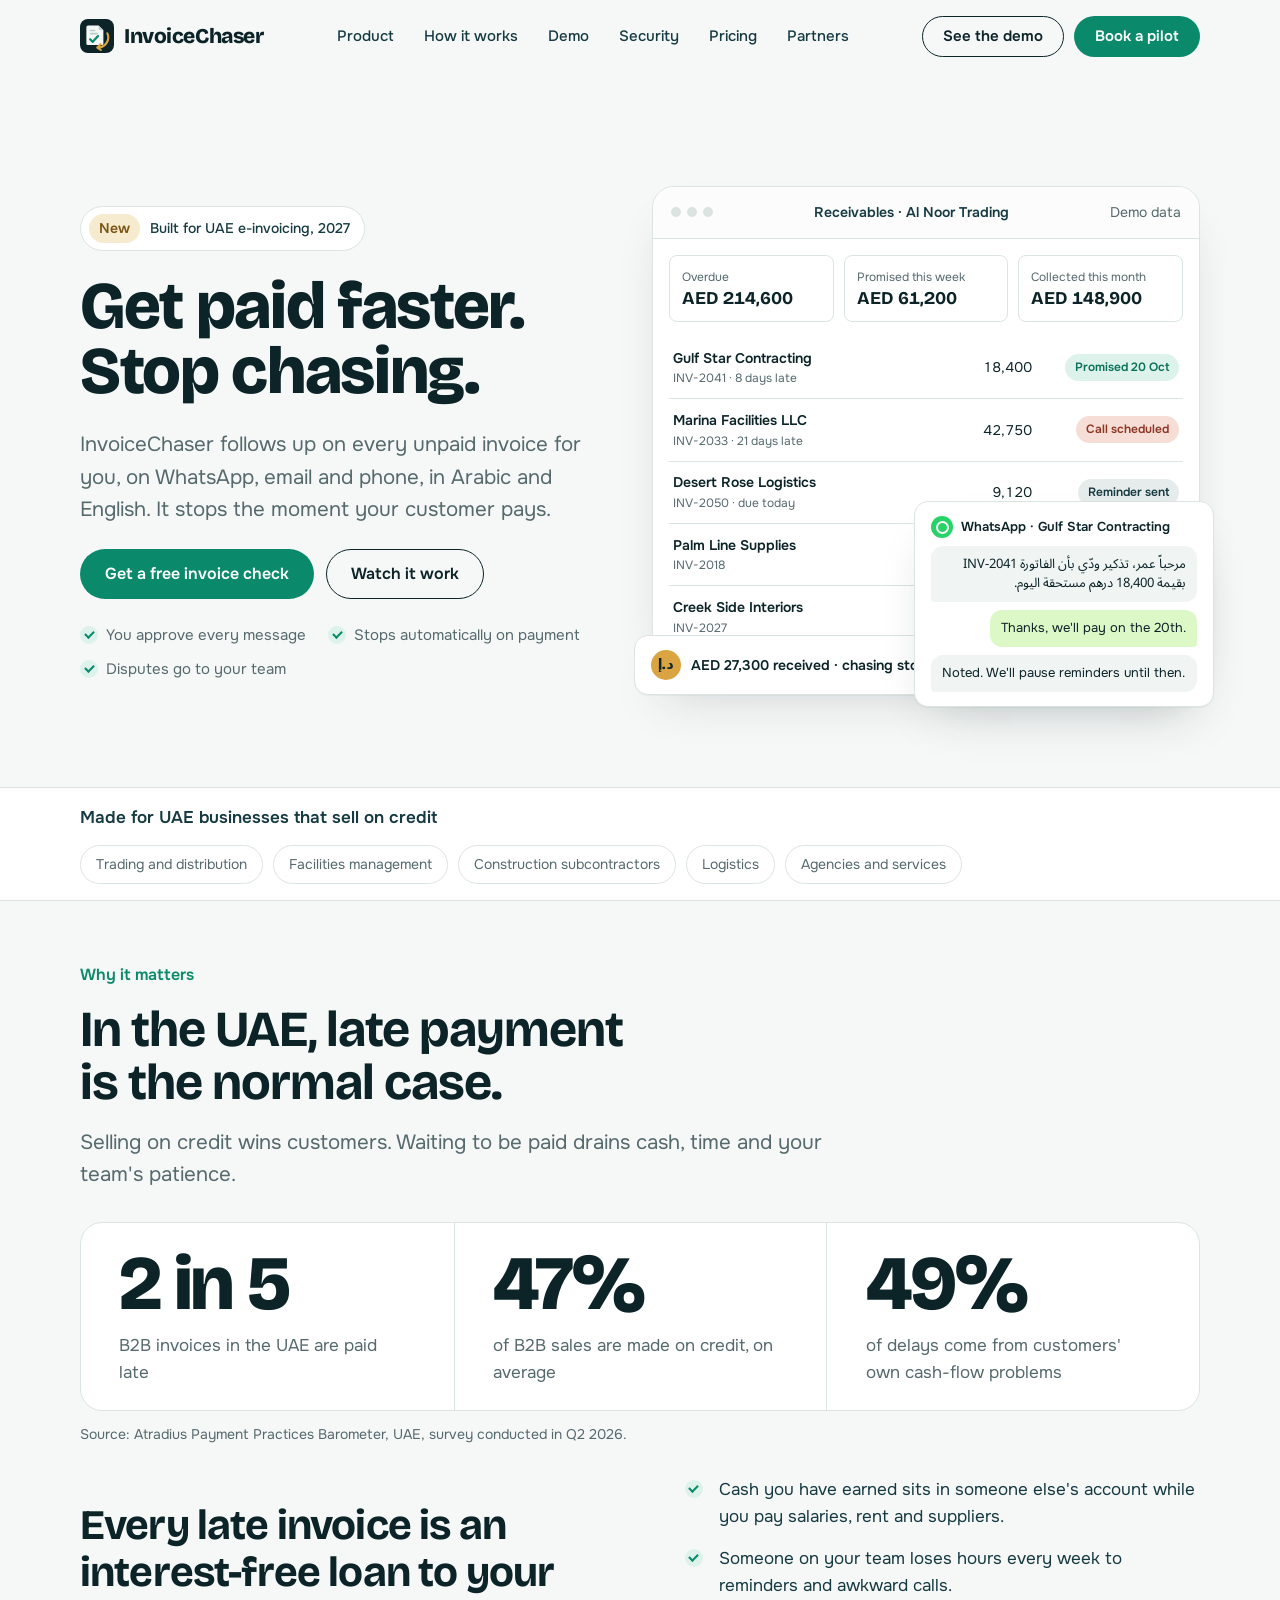
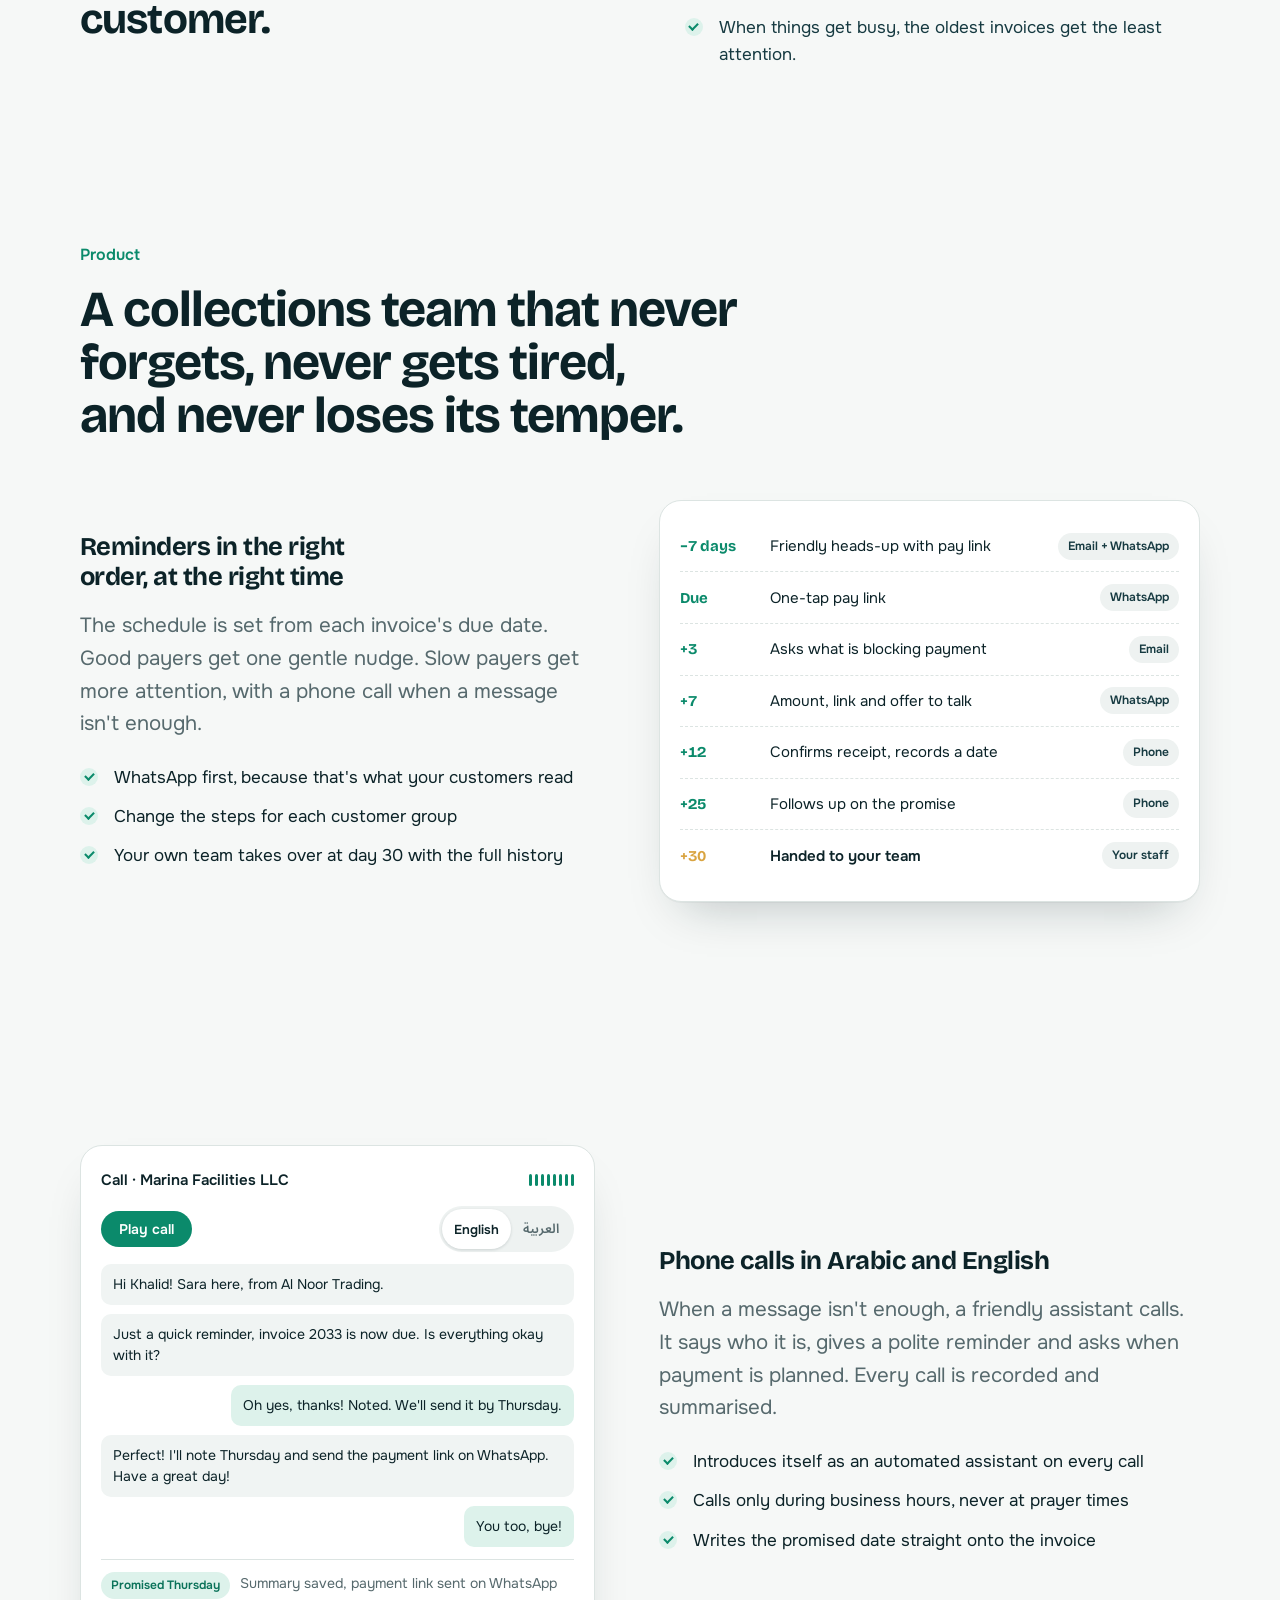
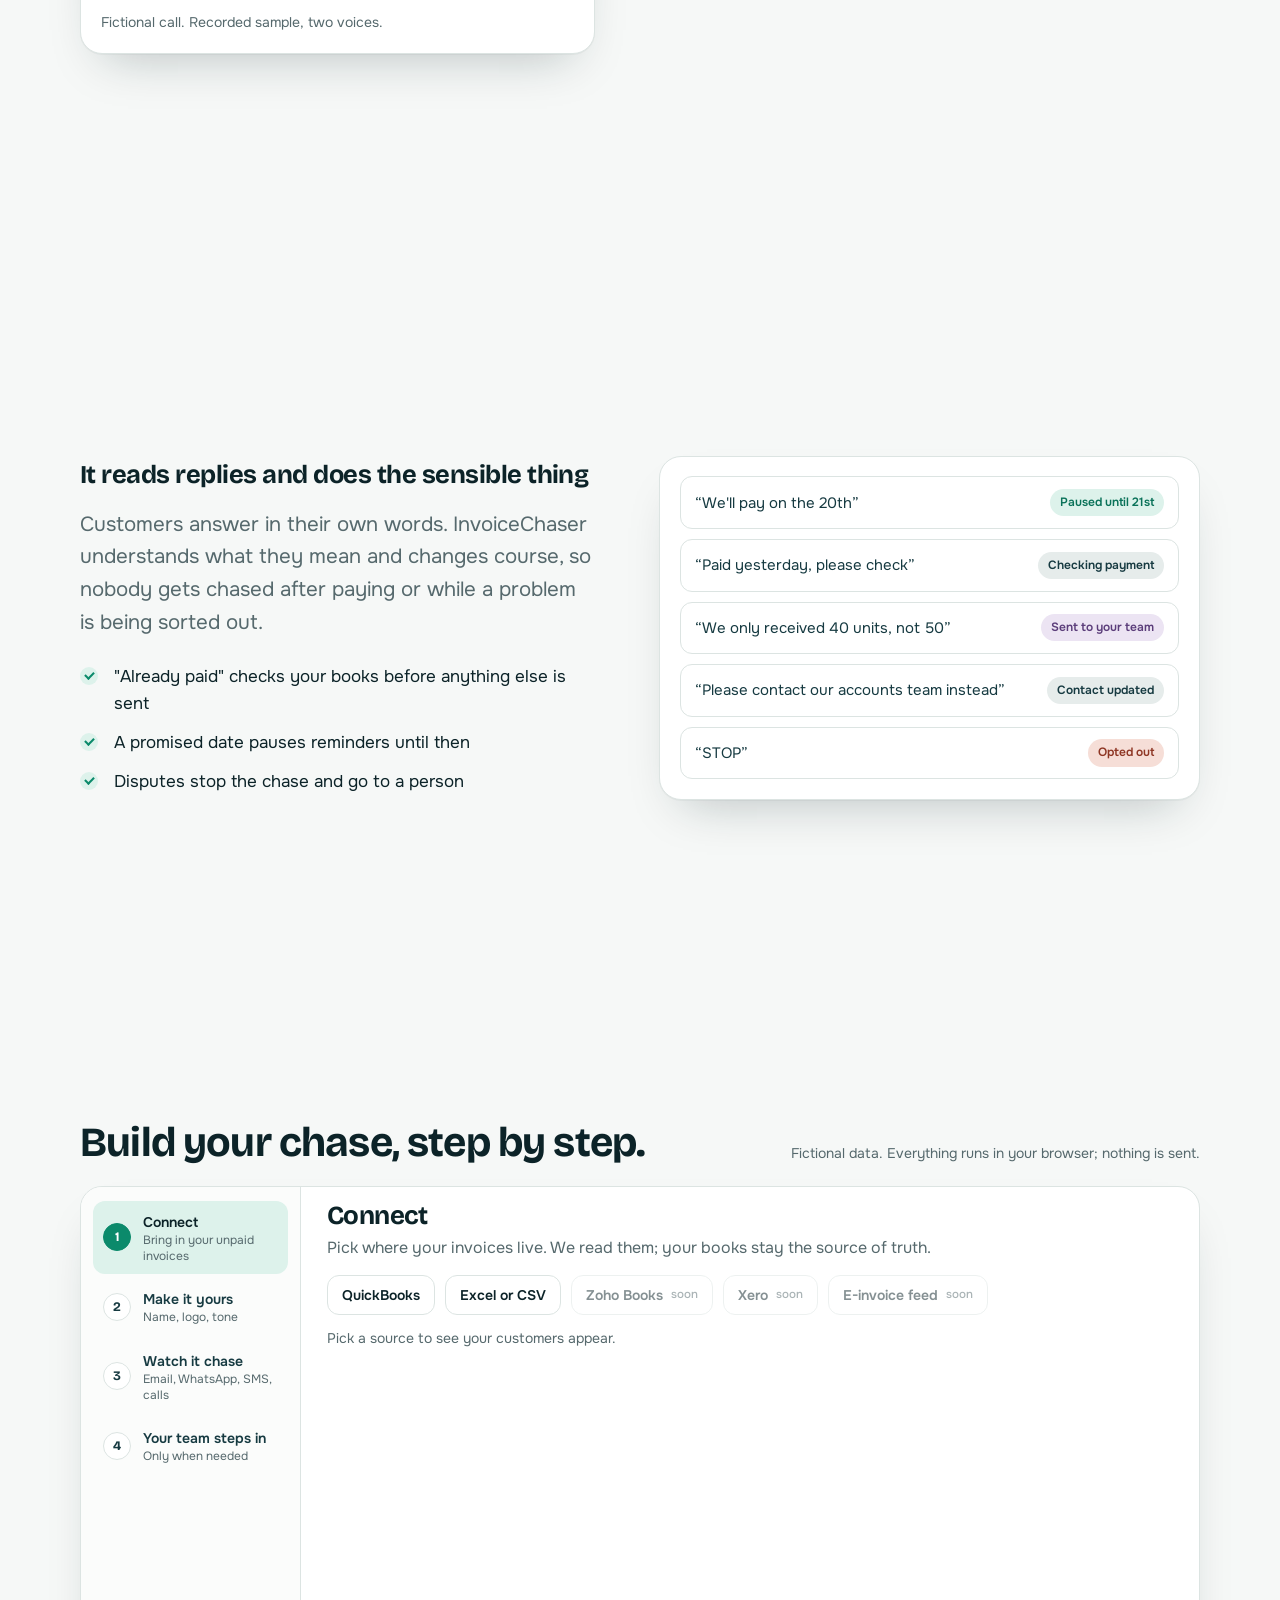
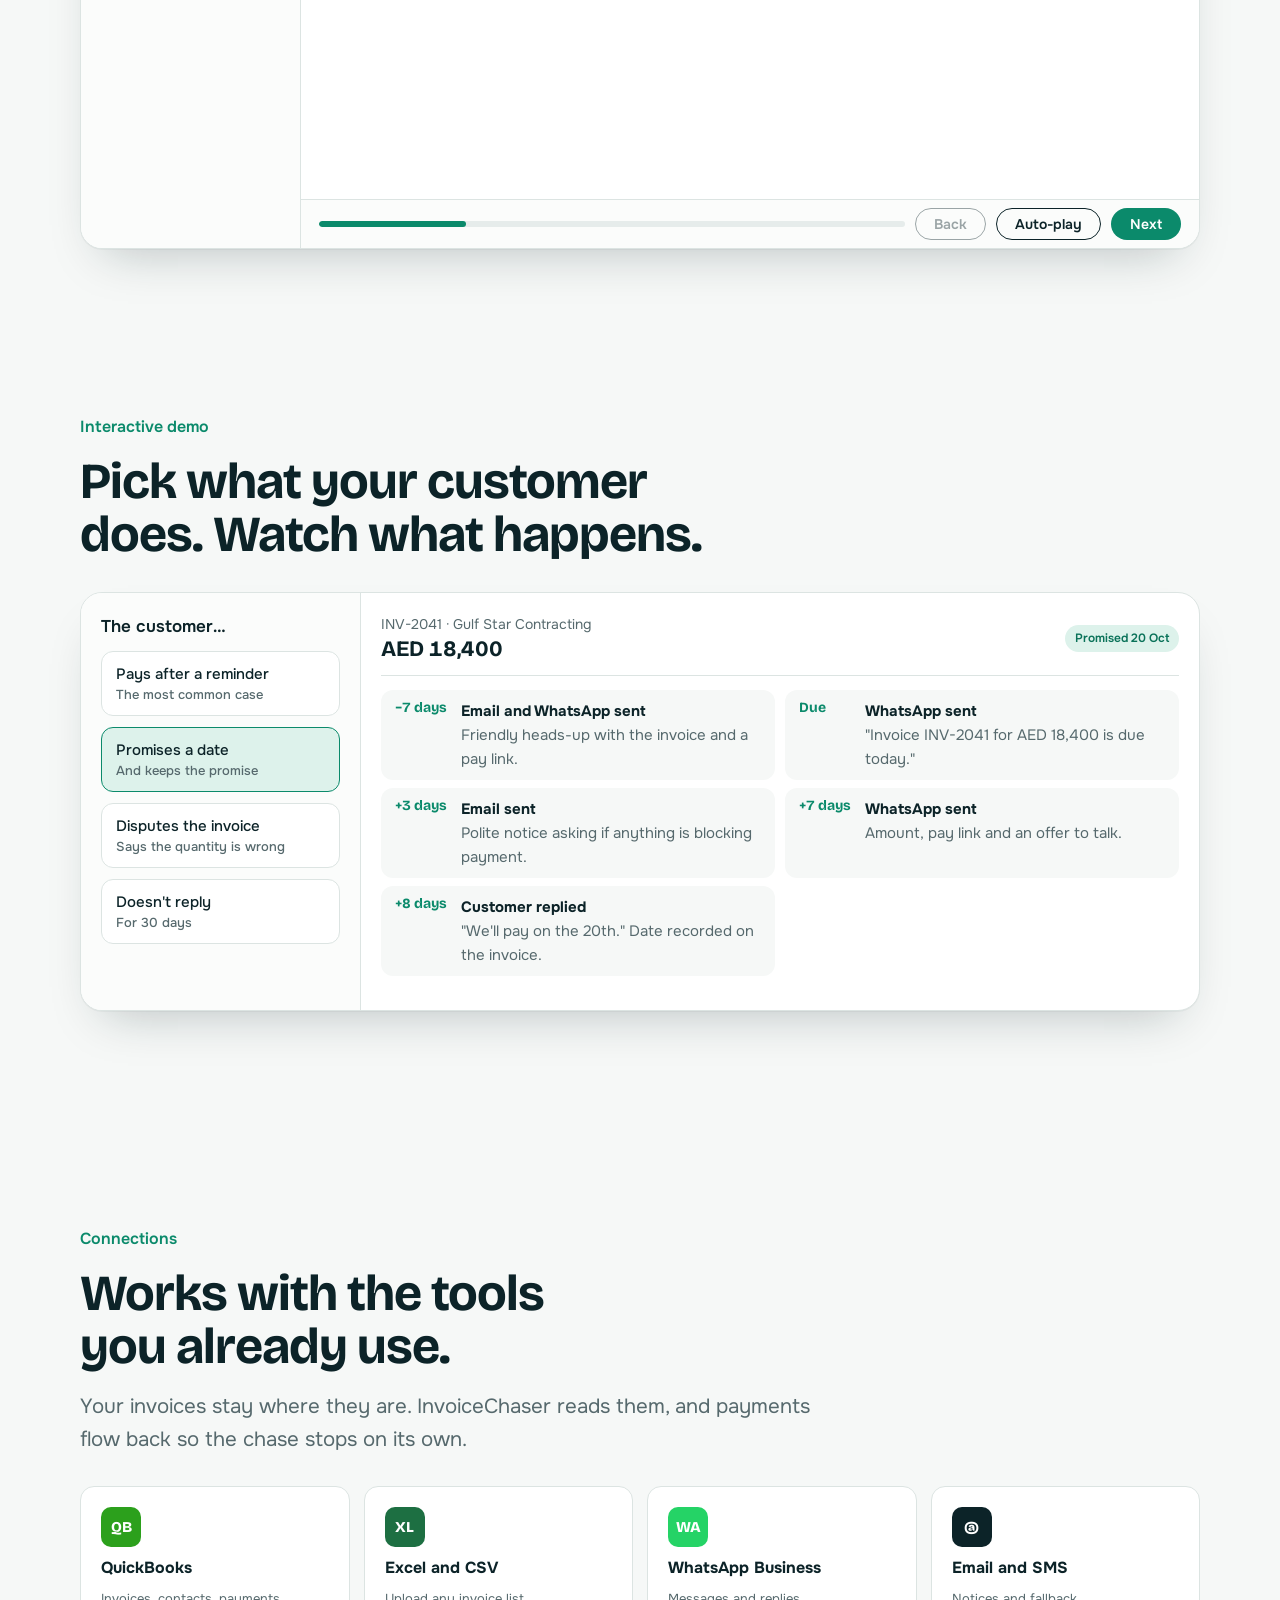
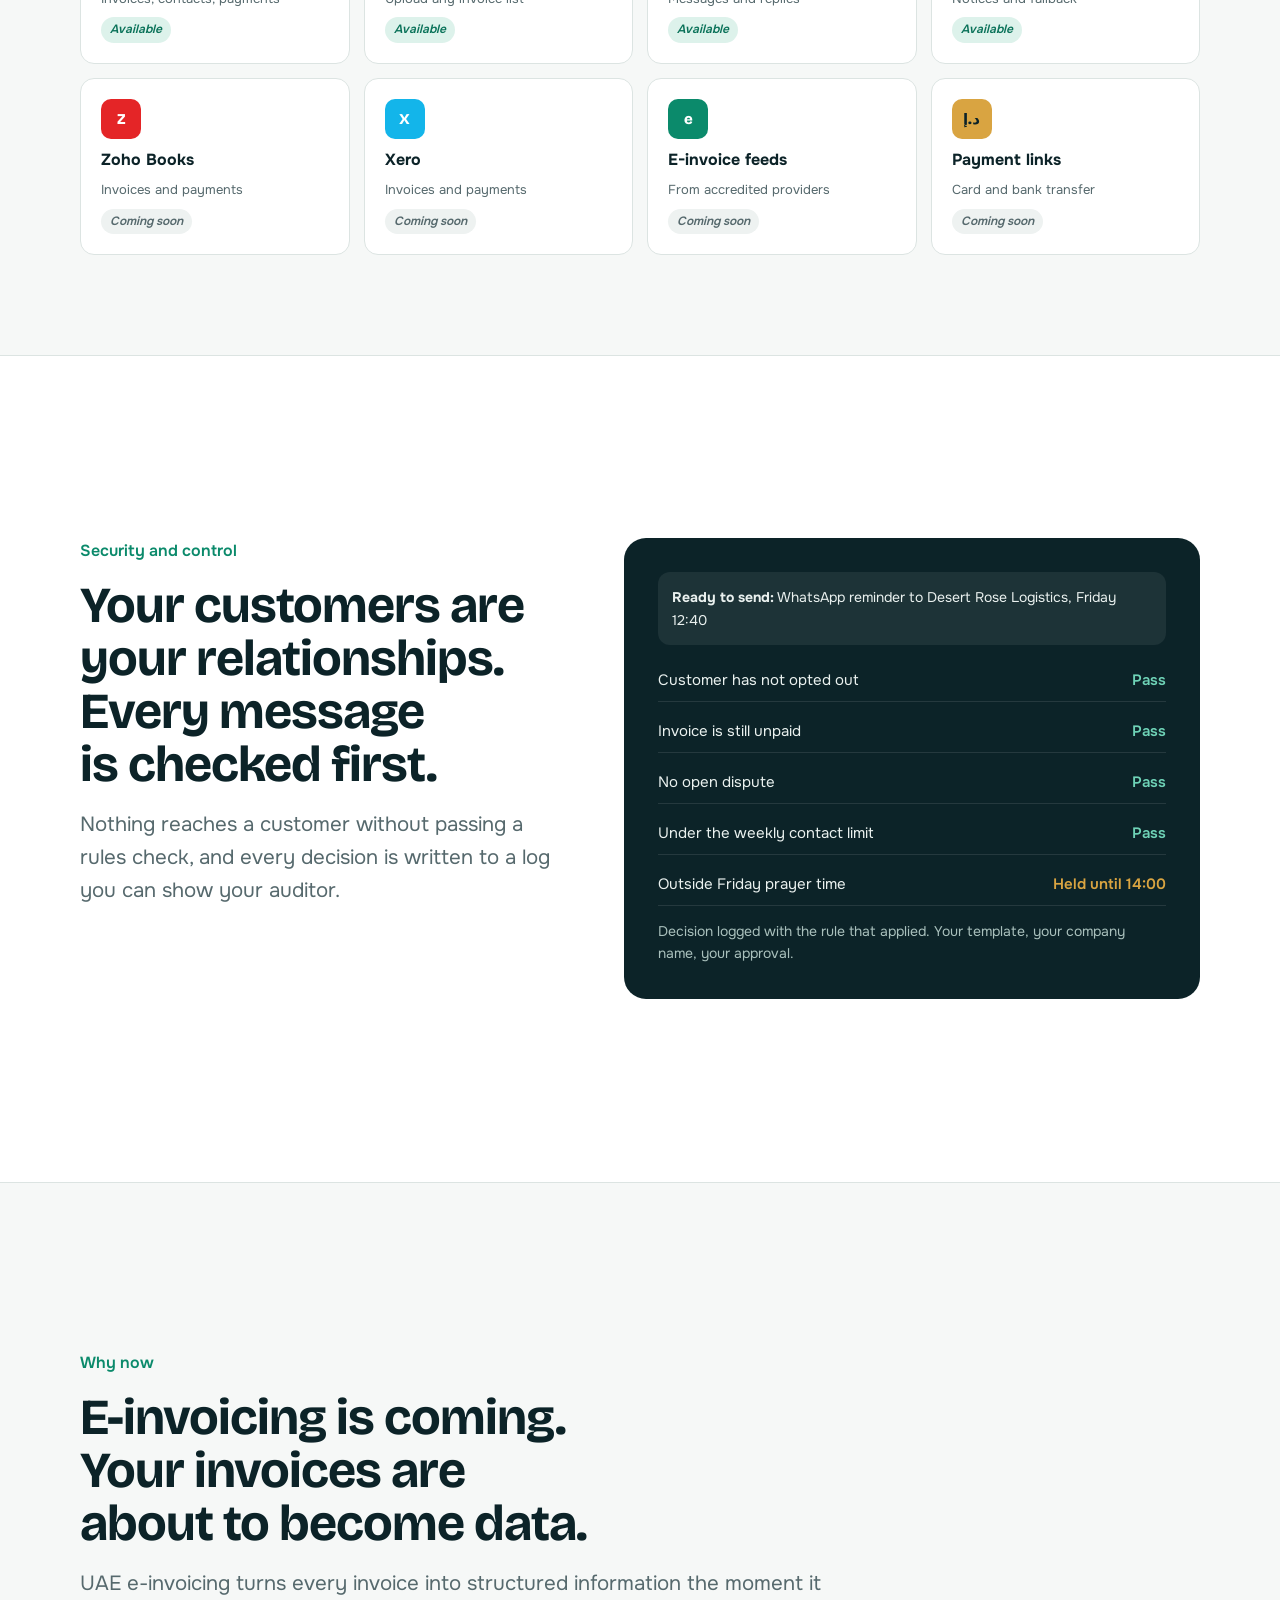
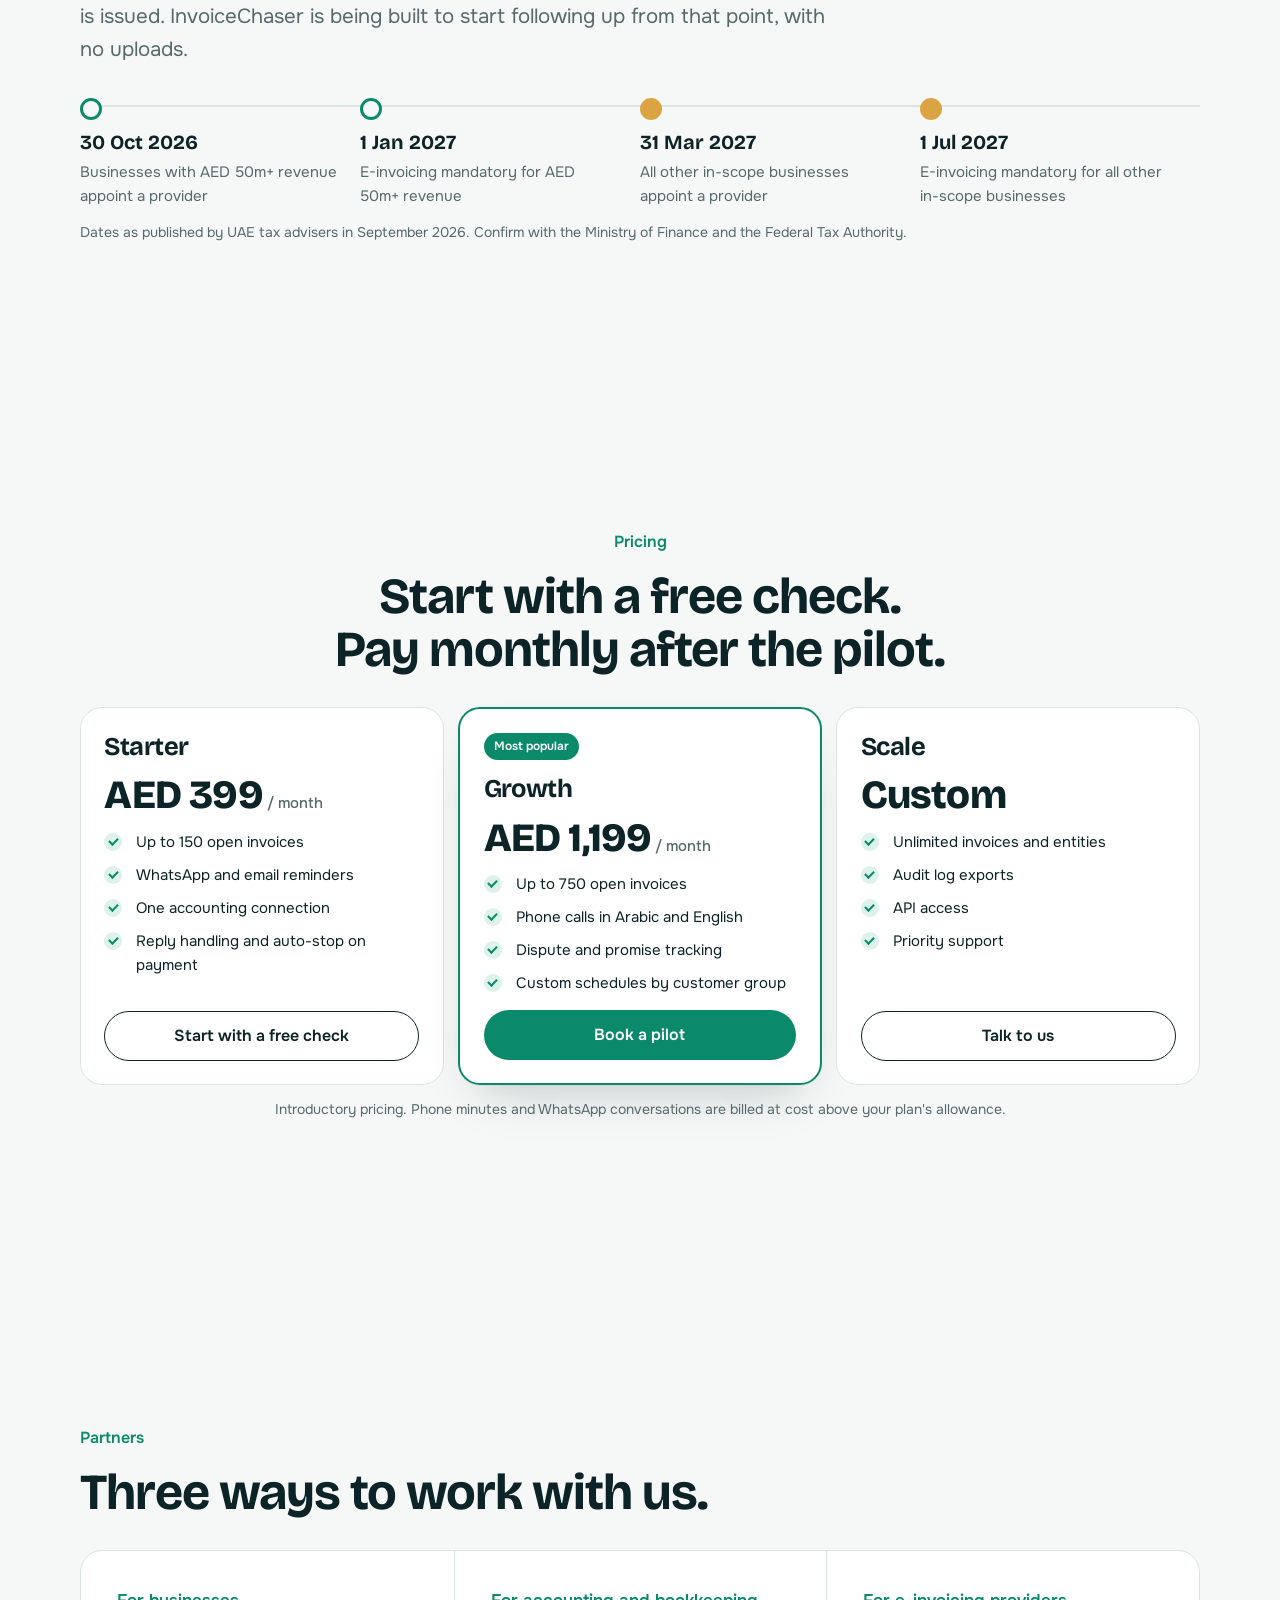
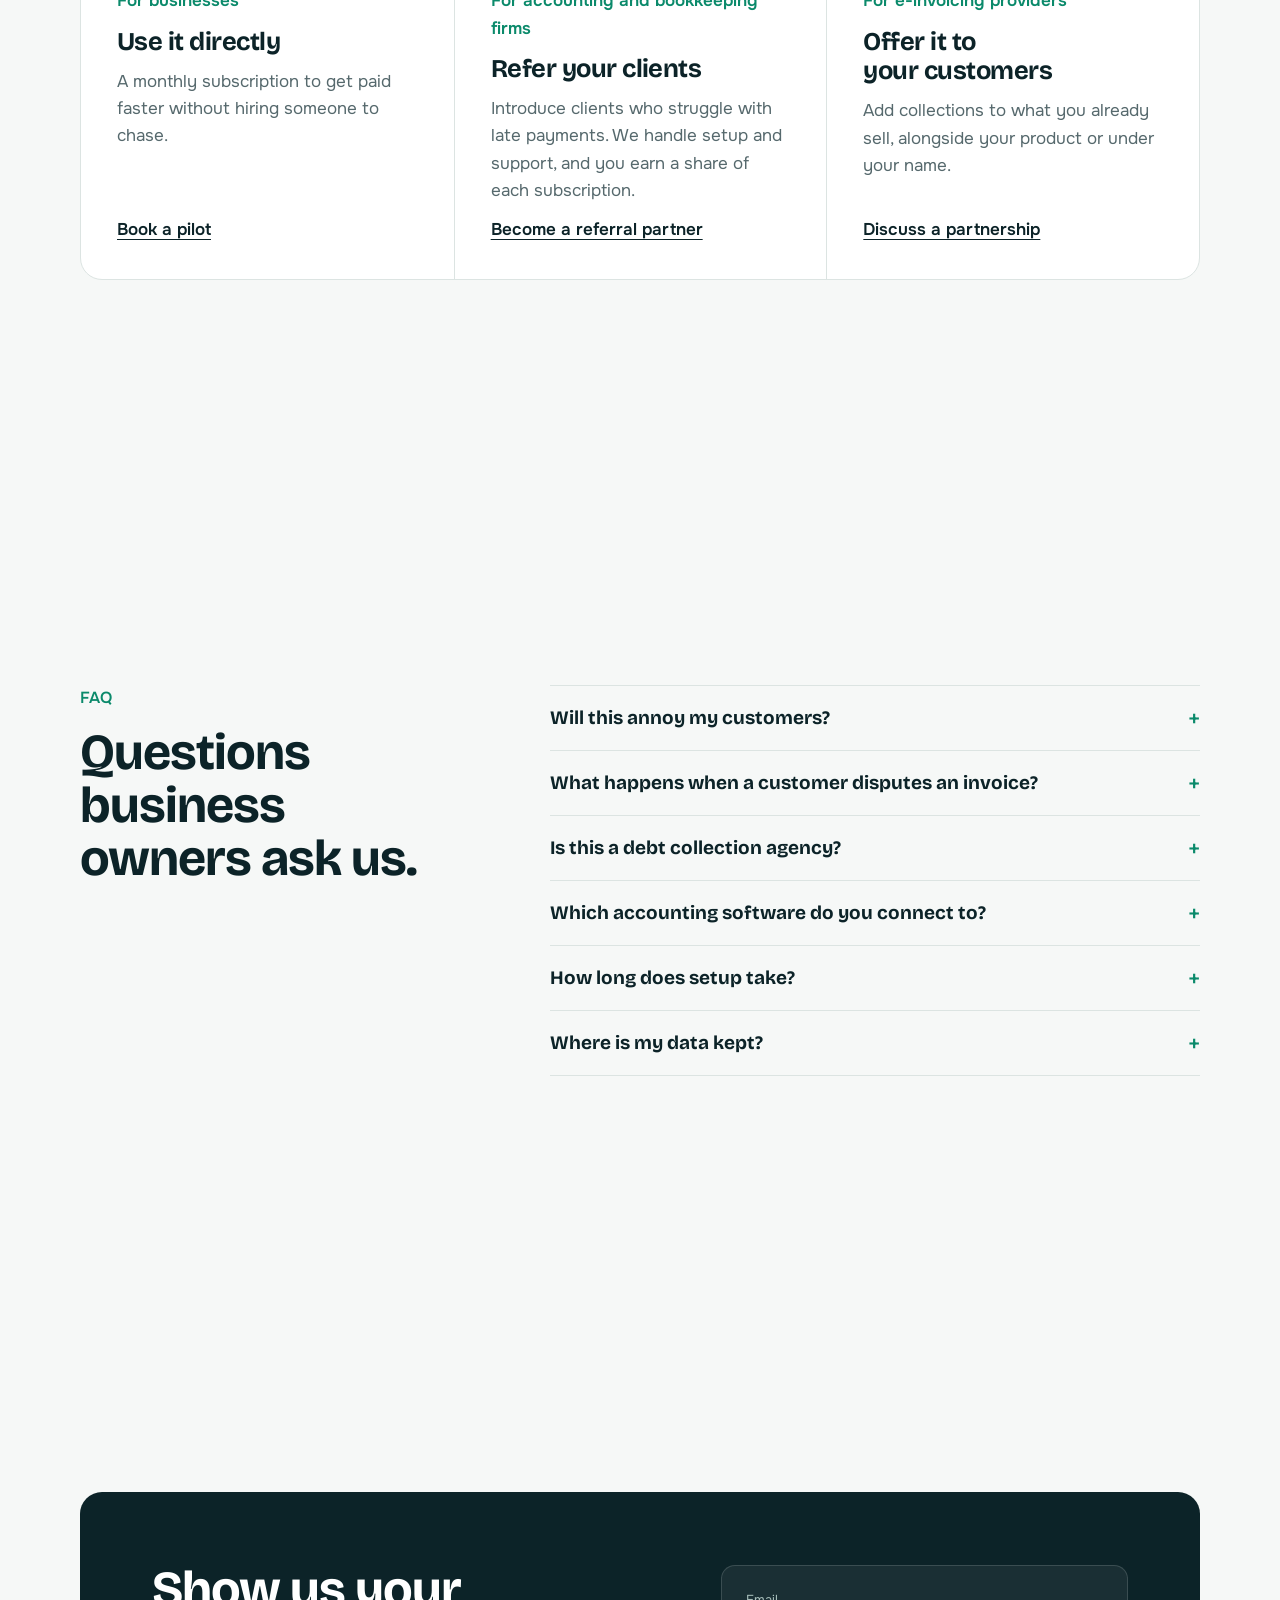
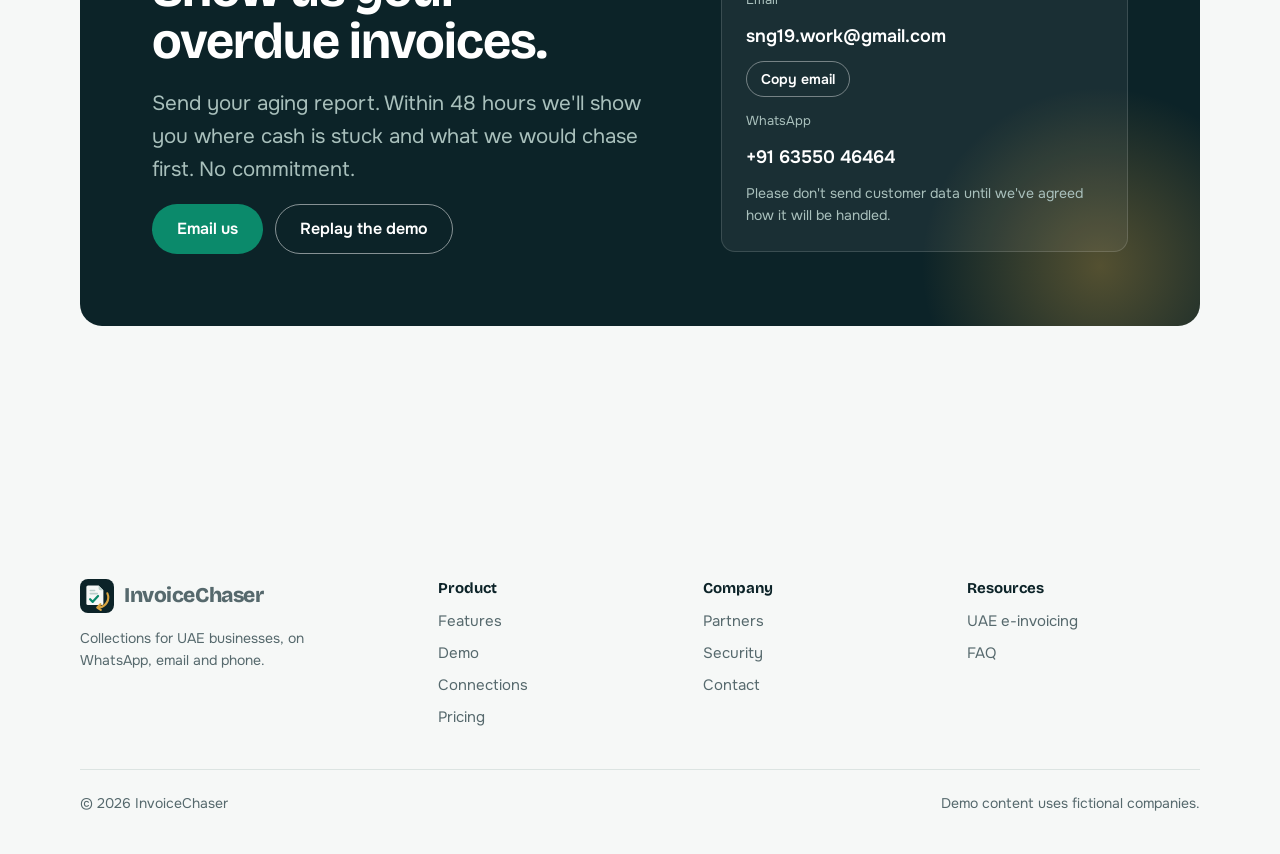
<file: index.html>
<!doctype html>
<html lang="en">
<head>
<meta charset="utf-8">
<meta name="viewport" content="width=device-width, initial-scale=1">
<title>InvoiceChaser | Get paid faster in the UAE</title>
<meta name="description" content="InvoiceChaser follows up on unpaid invoices for UAE businesses on WhatsApp, email and phone, in Arabic and English, and stops the moment your customer pays.">
<link rel="icon" type="image/svg+xml" href="[data-uri]">
<link rel="preconnect" href="https://fonts.googleapis.com">
<link rel="preconnect" href="https://fonts.gstatic.com" crossorigin>
<link href="https://fonts.googleapis.com/css2?family=Bricolage+Grotesque:opsz,wght@12..96,500;12..96,700;12..96,800&family=Onest:wght@400;500;600&family=Noto+Sans+Arabic:wght@400;600&display=swap" rel="stylesheet">
<style>
/*
  Direction: the product is the hero. Real-looking UI (receivables board, WhatsApp thread,
  call transcript) carries the page; copy stays short and plain around it.
  Palette: deep gulf ink, cool off-white, emerald for action, date-gold for "paid".
*/
:root{
  --ink:#0C2328; --ink-2:#163A41; --paper:#F6F8F7; --white:#FFFFFF;
  --line:#DCE4E2; --muted:#56696D; --emerald:#0B8A6B; --emerald-2:#0A7259;
  --mint:#DDF2EB; --gold:#D9A441; --gold-soft:#F7EBCF; --rose:#C8553D; --rose-soft:#F6DED7;
  --display:"Bricolage Grotesque", "Segoe UI", system-ui, sans-serif;
  --body:"Onest", "Segoe UI", system-ui, sans-serif;
  --arabic:"Noto Sans Arabic", "Segoe UI", Tahoma, sans-serif;
  --r-sm:8px; --r-md:14px; --r-lg:22px;
  --shadow:0 1px 0 rgba(12,35,40,.04), 0 24px 48px -24px rgba(12,35,40,.28);
}
*{box-sizing:border-box}
html{scroll-behavior:smooth}
html,body{overflow-x:clip}
body{margin:0;background:var(--paper);color:var(--ink);font-family:var(--body);font-size:17px;line-height:1.6;-webkit-font-smoothing:antialiased}
h1,h2,h3,h4,p,ul,ol,figure,blockquote{margin:0}
ul,ol{padding:0;list-style:none}
a{color:inherit}
img,svg{max-width:100%}
.wrap{max-width:1200px;margin-inline:auto;padding-inline:clamp(18px,4vw,40px)}
.section{padding-block:clamp(72px,10vw,128px)}
h1,h2,h3{font-family:var(--display);letter-spacing:-.02em;text-wrap:balance}
h1{font-size:clamp(42px,5.2vw,68px);line-height:.98;font-weight:800}
h2{font-size:clamp(32px,4.2vw,52px);line-height:1.05;font-weight:700}
h3{font-size:clamp(21px,2vw,26px);line-height:1.15;font-weight:700}
.lead{font-size:clamp(18px,1.6vw,21px);color:var(--muted);max-width:56ch}
.small{font-size:14px;color:var(--muted)}
.section-head{display:flex;flex-direction:column;gap:18px;max-width:760px;margin-bottom:clamp(40px,5vw,64px)}
.section-head.center{margin-inline:auto;text-align:center;align-items:center}
.kicker{font-weight:600;color:var(--emerald);font-size:16px}
:focus-visible{outline:3px solid var(--gold);outline-offset:3px;border-radius:6px}

/* buttons */
.btn{display:inline-flex;align-items:center;justify-content:center;gap:8px;font:600 16px/1 var(--body);padding:16px 24px;border-radius:999px;text-decoration:none;border:1.5px solid transparent;cursor:pointer;transition:background .15s,border-color .15s}
.btn-primary{background:var(--emerald);color:#fff}
.btn-primary:hover{background:var(--emerald-2)}
.btn-line{border-color:var(--ink);color:var(--ink);background:transparent}
.btn-line:hover{background:var(--ink);color:#fff}
.on-dark .btn-line{border-color:rgba(255,255,255,.5);color:#fff}
.on-dark .btn-line:hover{background:#fff;color:var(--ink)}

/* nav */
.nav{position:sticky;top:0;z-index:50;background:rgba(246,248,247,.86);backdrop-filter:saturate(1.4) blur(12px);border-bottom:1px solid transparent;transition:border-color .2s}
.nav.scrolled{border-bottom-color:var(--line)}
.nav-in{display:flex;align-items:center;justify-content:space-between;height:72px;gap:20px}
.logo{display:flex;align-items:center;gap:10px;text-decoration:none;font:800 21px/1 var(--display);letter-spacing:-.02em}
.logo-svg{flex:none;display:block}
.logo-mark{width:32px;height:32px;border-radius:9px;background:var(--ink);position:relative;overflow:hidden}
.logo-mark::before{content:"";position:absolute;inset:7px 7px 13px 7px;border-radius:3px;background:var(--emerald)}
.logo-mark::after{content:"";position:absolute;left:7px;right:13px;bottom:7px;height:3px;border-radius:2px;background:var(--gold)}
.menu{display:flex;align-items:center;gap:30px}
.menu a{text-decoration:none;font-weight:500;font-size:15px;color:var(--ink-2)}
.menu a:hover{color:var(--emerald)}
.nav-cta{display:flex;gap:10px;align-items:center}
.nav-cta .btn{padding:12px 20px;font-size:15px}
.burger{display:none;background:none;border:1.5px solid var(--line);border-radius:10px;padding:9px 13px;font:600 14px var(--body);color:var(--ink);cursor:pointer}
@media (max-width:980px){
  .menu{display:none;position:absolute;top:72px;left:0;right:0;flex-direction:column;align-items:flex-start;gap:18px;padding:24px clamp(18px,4vw,40px) 28px;background:var(--paper);border-bottom:1px solid var(--line)}
  .menu.open{display:flex}
  .burger{display:block}
  .nav-cta .btn-line{display:none}
}

/* hero */
.hero{padding-block:clamp(48px,7vw,88px) clamp(64px,8vw,104px);overflow:hidden}
.hero-grid{display:grid;grid-template-columns:minmax(0,1fr) minmax(0,1.08fr);gap:clamp(36px,5vw,72px);align-items:center}
.hero-copy{display:flex;flex-direction:column;gap:26px}
.badge{align-self:flex-start;display:inline-flex;align-items:center;gap:10px;background:var(--white);border:1px solid var(--line);border-radius:999px;padding:7px 14px 7px 8px;font-size:14px;font-weight:500;color:var(--ink-2)}
.badge b{background:var(--gold-soft);color:#7A5512;border-radius:999px;padding:3px 10px;font-weight:600}
.hero-actions{display:flex;flex-wrap:wrap;gap:12px}
.hero-points{display:flex;flex-wrap:wrap;gap:10px 22px;font-size:15px;color:var(--muted)}
.hero-points li{display:flex;align-items:center;gap:8px}
.tick{width:18px;height:18px;border-radius:50%;background:var(--mint);display:inline-grid;place-items:center;flex:none}
.tick::after{content:"";width:7px;height:4px;border-left:2px solid var(--emerald);border-bottom:2px solid var(--emerald);transform:rotate(-45deg) translate(1px,-1px)}

/* product window */
.stage{position:relative;padding:10px 0 40px 0}
.app{background:var(--white);border:1px solid var(--line);border-radius:var(--r-lg);box-shadow:var(--shadow);overflow:hidden}
.app-bar{display:flex;align-items:center;justify-content:space-between;padding:14px 18px;border-bottom:1px solid var(--line);background:#FBFCFB}
.dots{display:flex;gap:6px}.dots i{width:10px;height:10px;border-radius:50%;background:var(--line)}
.app-title{font-weight:600;font-size:14px;color:var(--ink-2)}
.app-body{padding:18px}
.kpis{display:grid;grid-template-columns:repeat(3,1fr);gap:10px;margin-bottom:16px}
.kpi{border:1px solid var(--line);border-radius:var(--r-sm);padding:12px}
.kpi p{font-size:12px;color:var(--muted)}
.kpi strong{display:block;font:700 18px/1.25 var(--display);white-space:nowrap;font-variant-numeric:tabular-nums}
.rows{display:flex;flex-direction:column}
.row{display:grid;grid-template-columns:1.4fr .9fr .9fr;gap:10px;align-items:center;padding:11px 4px;border-top:1px solid var(--line);font-size:14px}
.row:first-child{border-top:0}
.row .co{font-weight:600}
.row .co small{display:block;font-weight:400;color:var(--muted);font-size:12px}
.row .amt{font-variant-numeric:tabular-nums;text-align:right}
.st{justify-self:end;font-size:12px;font-weight:600;padding:4px 10px;border-radius:999px;white-space:nowrap}
.st-over{background:var(--rose-soft);color:#8E3624}
.st-prom{background:var(--mint);color:var(--emerald-2)}
.st-paid{background:var(--gold-soft);color:#7A5512}
.st-due{background:#E6ECEB;color:var(--ink-2)}
.st-disp{background:#ECE4F3;color:#5B3D7A}
.float{position:absolute;background:var(--white);border:1px solid var(--line);border-radius:var(--r-md);box-shadow:var(--shadow);padding:14px 16px;font-size:14px}
.float-wa{right:-14px;bottom:-6px;width:min(300px,78%);display:flex;flex-direction:column;gap:8px}
.wa-head{display:flex;align-items:center;gap:8px;font-weight:600;font-size:13px}
.wa-dot{width:22px;height:22px;border-radius:50%;background:#25D366;display:grid;place-items:center}
.wa-dot::after{content:"";width:9px;height:9px;border:2px solid #fff;border-radius:50%}
.msg{background:#F0F4F3;border-radius:12px 12px 12px 4px;padding:9px 11px;font-size:13px;line-height:1.45}
.msg.me{background:#DCF8C6;border-radius:12px 12px 4px 12px;align-self:flex-end}
.msg.ar{font-family:var(--arabic);direction:rtl;text-align:right}
.float-paid{left:-18px;bottom:6px;display:flex;align-items:center;gap:10px;font-weight:600}
.coin{width:30px;height:30px;border-radius:50%;background:var(--gold);display:grid;place-items:center;color:var(--ink);font:800 14px var(--display)}
@media (max-width:960px){.hero-grid{grid-template-columns:1fr}.float-paid{left:8px}.float-wa{right:8px}}
@media (max-width:520px){.kpis{grid-template-columns:1fr 1fr}.kpi:last-child{display:none}.float-paid{display:none}.float-wa{position:static;width:100%;margin-top:14px}}

/* load moment */
@media (prefers-reduced-motion:no-preference){
  .float-paid{animation:pop .5s 1.2s both cubic-bezier(.2,.9,.3,1.3)}
  .float-wa .msg{animation:in .4s both}
  .float-wa .msg:nth-of-type(2){animation-delay:.5s}.float-wa .msg:nth-of-type(3){animation-delay:.9s}
  @keyframes pop{from{opacity:0;transform:scale(.8)}to{opacity:1;transform:none}}
  @keyframes in{from{opacity:0;transform:translateY(6px)}to{opacity:1;transform:none}}
}

/* sectors */
.sectors{border-block:1px solid var(--line);background:var(--white)}
.sectors-in{display:flex;flex-wrap:wrap;align-items:center;gap:14px 36px;padding-block:26px}
.sectors-in p{font-weight:600;color:var(--ink-2)}
.sectors-in ul{display:flex;flex-wrap:wrap;gap:10px}
.sectors-in li{border:1px solid var(--line);border-radius:999px;padding:7px 15px;font-size:14px;color:var(--muted)}

/* problem */
.problem-grid{display:grid;grid-template-columns:repeat(3,1fr);gap:0;border:1px solid var(--line);border-radius:var(--r-lg);background:var(--white);overflow:hidden}
.fig{padding:clamp(24px,3vw,40px);border-left:1px solid var(--line);display:flex;flex-direction:column;gap:10px}
.fig:first-child{border-left:0}
.fig strong{font:800 clamp(52px,6vw,80px)/1 var(--display);letter-spacing:-.03em;color:var(--ink)}
.fig p{color:var(--muted);max-width:26ch}
.cite{margin-top:16px}
.loan{margin-top:clamp(40px,5vw,64px);display:grid;grid-template-columns:1.1fr 1fr;gap:clamp(28px,4vw,56px);align-items:center}
.loan blockquote{font:700 clamp(28px,3.4vw,42px)/1.12 var(--display);letter-spacing:-.02em}
.loan ul{display:flex;flex-direction:column;gap:16px}
.loan li{display:grid;grid-template-columns:22px 1fr;gap:12px;color:var(--ink-2)}
.loan li .tick{margin-top:4px}
@media (max-width:820px){.problem-grid{grid-template-columns:1fr}.fig{border-left:0;border-top:1px solid var(--line)}.fig:first-child{border-top:0}.loan{grid-template-columns:1fr}}

/* features */
.features{display:flex;flex-direction:column;gap:clamp(72px,9vw,120px)}
.feature{display:grid;grid-template-columns:1fr 1.05fr;gap:clamp(32px,5vw,80px);align-items:center}
.feature.flip .feature-copy{order:2}
.feature-copy{display:flex;flex-direction:column;gap:18px}
.feature-copy ul{display:flex;flex-direction:column;gap:12px;margin-top:6px}
.feature-copy li{display:grid;grid-template-columns:22px 1fr;gap:12px}
.feature-copy li .tick{margin-top:4px}
.panel{background:var(--white);border:1px solid var(--line);border-radius:var(--r-lg);box-shadow:var(--shadow);padding:clamp(18px,2.4vw,28px)}
@media (max-width:900px){.feature{grid-template-columns:1fr}.feature.flip .feature-copy{order:0}}

/* panel: channel ladder */
.ladder{display:flex;flex-direction:column}
.rung{display:grid;grid-template-columns:76px 1fr auto;gap:14px;align-items:center;padding:13px 0;border-top:1px dashed var(--line);font-size:15px}
.rung:first-child{border-top:0}
.rung .d{font:700 15px var(--display);color:var(--emerald);font-variant-numeric:tabular-nums}
.ch{font-size:12px;font-weight:600;border-radius:999px;padding:4px 10px;background:#EEF2F1;color:var(--ink-2)}
.rung.team .d{color:var(--gold)}
.rung.team{font-weight:600}

/* panel: call */
.call{display:flex;flex-direction:column;gap:12px}
.call-top{display:flex;justify-content:space-between;align-items:center;font-weight:600;font-size:15px}
.call-ctrl{display:flex;flex-wrap:wrap;align-items:center;justify-content:space-between;gap:10px}
.play{font:600 14px var(--body);background:var(--emerald);color:#fff;border:0;border-radius:999px;padding:9px 18px;cursor:pointer}
.lang{display:inline-flex;background:#EEF2F1;border-radius:999px;padding:3px}
.lang button{font:600 13px var(--body);border:0;background:transparent;color:var(--muted);padding:6px 12px;border-radius:999px;cursor:pointer}
.lang button[data-lang=ar]{font-family:var(--arabic)}
.lang button[aria-pressed=true]{background:var(--white);color:var(--ink);box-shadow:0 1px 3px rgba(12,35,40,.15)}
.script{display:flex;flex-direction:column;gap:10px}
.script[dir=rtl] .line.cust{align-self:flex-start}
.play:hover{background:var(--emerald-2)}
.line.speaking{outline:2px solid var(--emerald);outline-offset:2px}
.wave{display:flex;gap:3px;align-items:center;height:28px}
.wave i{width:3px;border-radius:2px;background:var(--emerald);height:40%}
.wave i{animation-play-state:paused}.wave.on i{animation-play-state:running}
@media (prefers-reduced-motion:no-preference){.wave i{animation:w 1s infinite ease-in-out}.wave i:nth-child(2n){animation-delay:.2s}.wave i:nth-child(3n){animation-delay:.4s}@keyframes w{50%{height:100%}}}
.line{padding:10px 12px;border-radius:10px;font-size:14px;line-height:1.5}
.line.bot{background:#F0F4F3}
.line.cust{background:var(--mint);align-self:flex-end;max-width:85%}
.line.ar{font-family:var(--arabic);direction:rtl;text-align:right}
.outcome{display:flex;gap:10px;flex-wrap:wrap;border-top:1px solid var(--line);padding-top:12px;font-size:14px}

/* panel: reply sorter */
.sorter{display:flex;flex-direction:column;gap:10px}
.sort-row{display:grid;grid-template-columns:1fr auto;gap:12px;align-items:center;padding:12px 14px;border:1px solid var(--line);border-radius:12px;font-size:15px}
.sort-row q{quotes:"\201C" "\201D";color:var(--ink-2)}
.sort-row .st{justify-self:end}

/* how */
.how{background:var(--ink);color:#EAF1EF}
.how .lead{color:#A9C0BC}
.how .kicker{color:#6FD3B7}
.steps{display:grid;grid-template-columns:repeat(4,1fr);gap:0;counter-reset:s;border-top:1px solid rgba(255,255,255,.14)}
.step{padding:28px 26px 0 0;display:flex;flex-direction:column;gap:12px;position:relative}
.step::before{counter-increment:s;content:counter(s);font:800 54px/1 var(--display);color:#6FD3B7}
.step p{color:#A9C0BC}
@media (max-width:860px){.steps{grid-template-columns:1fr 1fr;row-gap:36px}}
@media (max-width:520px){.steps{grid-template-columns:1fr}}

/* demo */
.demo{display:grid;grid-template-columns:280px 1fr;gap:0;background:var(--white);border:1px solid var(--line);border-radius:var(--r-lg);box-shadow:var(--shadow);overflow:hidden}
.demo-side{background:#FBFCFB;border-right:1px solid var(--line);padding:24px;display:flex;flex-direction:column;gap:12px}
.demo-side p{font-weight:600}
.choice{display:flex;flex-direction:column;align-items:flex-start;gap:2px;text-align:left;width:100%;font:500 15px var(--body);color:var(--ink);background:var(--white);border:1.5px solid var(--line);border-radius:12px;padding:12px 14px;cursor:pointer}
.choice small{color:var(--muted);font-size:13px}
.choice[aria-pressed="true"]{border-color:var(--emerald);background:var(--mint)}
.demo-main{padding:24px;display:flex;flex-direction:column;gap:16px;min-width:0}
.case{display:flex;flex-wrap:wrap;justify-content:space-between;gap:12px;align-items:center;padding-bottom:16px;border-bottom:1px solid var(--line)}
.case strong{font:700 22px var(--display);font-variant-numeric:tabular-nums}
.feed{display:flex;flex-direction:column;gap:8px;min-height:340px}
.ev{display:grid;grid-template-columns:72px 1fr;gap:14px;padding:12px 14px;border-radius:12px;background:#F6F8F7;font-size:15px}
.ev .t{font:700 14px var(--display);color:var(--emerald);font-variant-numeric:tabular-nums}
.ev b{display:block}
.ev span{color:var(--muted)}
.ev.hand{background:var(--gold-soft)}
.ev.stop{background:var(--mint)}
@media (prefers-reduced-motion:no-preference){.ev{animation:in .35s both}}
.demo-note{font-size:14px;color:var(--muted)}
@media (max-width:820px){.demo{grid-template-columns:1fr}.demo-side{border-right:0;border-bottom:1px solid var(--line)}}

/* integrations */
.hub{display:grid;grid-template-columns:repeat(4,1fr);gap:14px}
.tile{background:var(--white);border:1px solid var(--line);border-radius:var(--r-md);padding:20px;display:flex;flex-direction:column;gap:8px}
.tile .ic{width:40px;height:40px;border-radius:10px;display:grid;place-items:center;font:800 15px var(--display);color:#fff}
.tile b{font-size:16px}
.tile span{font-size:13px;color:var(--muted)}
.soon{align-self:flex-start;font-size:12px;font-weight:600;padding:3px 9px;border-radius:999px;background:#EEF2F1;color:var(--muted)}
.live{background:var(--mint);color:var(--emerald-2)}
@media (max-width:860px){.hub{grid-template-columns:1fr 1fr}}

/* trust */
.trust{display:grid;grid-template-columns:1fr 1.2fr;gap:clamp(32px,5vw,80px);align-items:start}
.gate{background:var(--ink);color:#EAF1EF;border-radius:var(--r-lg);padding:clamp(22px,3vw,34px);display:flex;flex-direction:column;gap:14px}
.gate-msg{background:rgba(255,255,255,.07);border-radius:12px;padding:14px;font-size:14px}
.checklist{display:flex;flex-direction:column;gap:8px}
.check{display:flex;justify-content:space-between;gap:12px;font-size:15px;padding:9px 0;border-bottom:1px solid rgba(255,255,255,.1)}
.check em{font-style:normal;color:#6FD3B7;font-weight:600}
.check.hold em{color:var(--gold)}
.gate-foot{font-size:14px;color:#A9C0BC}
@media (max-width:900px){.trust{grid-template-columns:1fr}}

/* timeline */
.tl{display:grid;grid-template-columns:repeat(4,1fr);gap:0;position:relative}
.tl::before{content:"";position:absolute;left:0;right:0;top:9px;height:2px;background:var(--line)}
.tl-item{position:relative;padding:34px 22px 0 0;display:flex;flex-direction:column;gap:6px}
.tl-item::before{content:"";position:absolute;top:2px;left:0;width:16px;height:16px;border-radius:50%;background:var(--paper);border:3px solid var(--emerald)}
.tl-item.sme::before{background:var(--gold);border-color:var(--gold)}
.tl-item b{font:700 20px var(--display)}
.tl-item span{color:var(--muted);font-size:15px}
@media (max-width:820px){.tl{grid-template-columns:1fr 1fr;row-gap:28px}.tl::before{display:none}}

/* pricing */
.plans{display:grid;grid-template-columns:repeat(3,1fr);gap:18px;align-items:stretch}
.plan{background:var(--white);border:1px solid var(--line);border-radius:var(--r-lg);padding:30px;display:flex;flex-direction:column;gap:16px}
.plan.pick{border:2px solid var(--emerald);box-shadow:var(--shadow)}
.plan .price{font:800 40px/1 var(--display);letter-spacing:-.02em}
.plan .price small{font:500 15px var(--body);color:var(--muted);letter-spacing:0}
.plan ul{display:flex;flex-direction:column;gap:10px;font-size:15px;flex:1}
.plan li{display:grid;grid-template-columns:22px 1fr;gap:10px}
.plan li .tick{margin-top:3px}
.plan .btn{width:100%}
.ribbon{align-self:flex-start;font-size:12px;font-weight:600;background:var(--emerald);color:#fff;border-radius:999px;padding:4px 10px}
@media (max-width:900px){.plans{grid-template-columns:1fr}}

/* partners */
.ways{display:grid;grid-template-columns:repeat(3,1fr);gap:0;border:1px solid var(--line);border-radius:var(--r-lg);overflow:hidden;background:var(--white)}
.way{padding:clamp(24px,3vw,36px);border-left:1px solid var(--line);display:flex;flex-direction:column;gap:12px}
.way:first-child{border-left:0}
.way .who{font-weight:600;color:var(--emerald)}
.way p{color:var(--muted)}
.way a{margin-top:auto;font-weight:600;color:var(--ink);text-underline-offset:4px}
@media (max-width:860px){.ways{grid-template-columns:1fr}.way{border-left:0;border-top:1px solid var(--line)}.way:first-child{border-top:0}}

/* faq */
.faq{display:grid;grid-template-columns:1fr 1.6fr;gap:clamp(32px,5vw,80px)}
.faq details{border-top:1px solid var(--line);padding:20px 0}
.faq details:last-child{border-bottom:1px solid var(--line)}
.faq summary{cursor:pointer;font:700 19px var(--display);list-style:none;display:flex;justify-content:space-between;gap:16px}
.faq summary::-webkit-details-marker{display:none}
.faq summary::after{content:"+";font-weight:500;color:var(--emerald);font-size:24px;line-height:1}
.faq details[open] summary::after{content:"\2212"}
.faq details p{margin-top:10px;color:var(--muted);max-width:62ch}
@media (max-width:860px){.faq{grid-template-columns:1fr}}

/* cta */
.cta{background:var(--ink);color:#fff;border-radius:var(--r-lg);padding:clamp(36px,6vw,72px);display:grid;grid-template-columns:1.3fr 1fr;gap:40px;align-items:center;position:relative;overflow:hidden}
.cta::after{content:"";position:absolute;right:-80px;bottom:-120px;width:360px;height:360px;border-radius:50%;background:radial-gradient(circle,rgba(217,164,65,.35),transparent 70%)}
.cta .lead{color:#A9C0BC}
.cta-copy{display:flex;flex-direction:column;gap:18px;position:relative;z-index:1}
.cta-box{position:relative;z-index:1;background:rgba(255,255,255,.06);border:1px solid rgba(255,255,255,.14);border-radius:var(--r-md);padding:24px;display:flex;flex-direction:column;gap:14px}
.cta-box label{font-size:13px;color:#A9C0BC}
.cta-box .val{font:600 18px var(--body);user-select:all;word-break:break-all}
.copy{align-self:flex-start;font:600 14px var(--body);background:transparent;color:#fff;border:1.5px solid rgba(255,255,255,.4);border-radius:999px;padding:8px 14px;cursor:pointer}
@media (max-width:860px){.cta{grid-template-columns:1fr}}

/* footer */
footer{padding-block:56px 40px}
.foot{display:grid;grid-template-columns:1.4fr repeat(3,1fr);gap:32px}
.foot h4{font:700 15px var(--display);margin-bottom:12px}
.foot ul{display:flex;flex-direction:column;gap:8px;font-size:15px}
.foot a{text-decoration:none;color:var(--muted)}
.foot a:hover{color:var(--emerald)}
.foot-base{display:flex;flex-wrap:wrap;justify-content:space-between;gap:12px;border-top:1px solid var(--line);margin-top:40px;padding-top:22px;font-size:14px;color:var(--muted)}
@media (max-width:760px){.foot{grid-template-columns:1fr 1fr}}

/* ---- One screen per section (desktop) ---- */
.feature-head{grid-column:1/-1;margin-bottom:0}
@media (min-width:981px) and (min-height:540px){
  html{scroll-padding-top:72px}
  .hero,.section,.features>.feature{min-height:calc(100svh - 72px);display:flex;flex-direction:column;justify-content:center}
  .features>.feature{display:grid;grid-template-columns:1fr 1.05fr;align-content:center;gap:clamp(14px,3vh,32px) clamp(32px,5vw,80px)}
  .features{gap:0}
  .section,.section[style]{padding-block:clamp(16px,3.2vh,44px)!important}
  .hero{padding-block:clamp(14px,3vh,40px) 0!important}
  .hero-grid{flex:1;align-items:center;padding-block:clamp(8px,2vh,24px)}
  .hero-copy{gap:clamp(12px,2.6vh,26px)}
  h1{font-size:clamp(36px,min(5.2vw,8.6vh),68px)}
  h2{font-size:clamp(28px,min(4.2vw,5.6vh),52px)}
  h3{font-size:clamp(19px,min(2vw,3.2vh),26px)}
  .lead{font-size:clamp(16px,min(1.6vw,2.5vh),21px)}
  body{font-size:clamp(15px,2.2vh,17px)}
  .section-head{gap:clamp(8px,1.8vh,18px);margin-bottom:clamp(16px,3.4vh,44px)}
  .btn{padding-block:clamp(12px,1.9vh,16px)}
  .sectors-in{padding-block:clamp(10px,1.8vh,22px)}
  .sectors-in li{padding-block:clamp(4px,.8vh,7px)}
  .stage{padding:0 0 clamp(20px,4vh,40px)}
  .app-body{padding:clamp(10px,1.8vh,18px)}
  .kpis{margin-bottom:clamp(8px,1.6vh,16px)}
  .row{padding-block:clamp(6px,1.1vh,11px)}
  .feature-copy{gap:clamp(10px,2vh,18px)}
}
@media (min-width:981px) and (max-height:820px){
  .rows .row:nth-child(n+5){display:none}
  .hero-points{display:none}
}
@media (min-width:981px) and (max-height:900px){
  #pricing .section-head .lead{display:none}
  .plan .small{display:none}
}
@media (min-width:981px) and (max-height:780px){
  #why .section-head .lead{display:none}
  .badge{display:none}
}
@media (min-width:981px) and (min-height:540px){
  .fig{padding:clamp(14px,2.6vh,40px) clamp(20px,3vw,40px);gap:clamp(4px,1vh,10px)}
  .fig strong{font-size:clamp(40px,min(6vw,9vh),80px)}
  .cite{margin-top:clamp(8px,1.4vh,16px)}
  .loan{margin-top:clamp(16px,3.4vh,56px);gap:clamp(20px,3vw,56px)}
  .loan blockquote{font-size:clamp(24px,min(3.4vw,4.8vh),42px)}
  .loan ul{gap:clamp(8px,1.6vh,16px)}
  .panel{padding:clamp(12px,2.2vh,28px)}
  .rung{padding-block:clamp(6px,1.3vh,13px)}
  .sort-row{padding-block:clamp(7px,1.3vh,12px)}
  .step{padding-top:clamp(14px,2.6vh,28px)}
  .step::before{font-size:clamp(36px,6vh,54px)}
  .demo-side{padding:clamp(12px,2.2vh,24px);gap:clamp(6px,1.2vh,12px)}
  .demo-main{padding:clamp(12px,2.2vh,24px);gap:clamp(8px,1.6vh,16px)}
  .feed{min-height:clamp(150px,30vh,340px);gap:clamp(5px,.9vh,8px)}
  .plan{padding:clamp(14px,2.6vh,30px);gap:clamp(8px,1.6vh,16px)}
  .plan ul{gap:clamp(5px,1vh,10px)}
  .plan .price{font-size:clamp(30px,5vh,40px)}
  .plans{gap:clamp(10px,1.6vh,18px)}
  .script{gap:clamp(6px,1vh,10px)}
}
@media (min-width:981px) and (min-height:540px){
  .hero>.wrap,.section>.wrap{width:100%}
  .ev{padding:clamp(5px,1vh,12px) 14px;font-size:clamp(13px,1.9vh,15px);gap:12px}
  .feed{min-height:0}
  .case{padding-bottom:clamp(6px,1.2vh,16px)}
  #demo .section-head .lead{display:none}
}
@media (min-width:981px) and (min-height:540px){
  .feed{display:grid;grid-template-columns:1fr 1fr;gap:clamp(5px,.9vh,8px) 10px;align-content:start}
  .ev{grid-template-columns:56px 1fr;gap:10px}
}
@media (min-width:981px) and (max-height:800px){.ev{padding-block:4px}.demo-side .choice small{display:none}}
@media (min-width:981px) and (max-height:680px){.ev span{display:none}.hero .lead,#integrations .section-head .lead{display:none}}
/* branding */
.brand{display:grid;grid-template-columns:1fr 1fr;gap:clamp(20px,3vw,40px);align-items:start}
.brand-ctl{display:flex;flex-direction:column;gap:clamp(8px,1.5vh,14px)}
.seg{display:inline-flex;align-self:flex-start;background:#E6ECEB;border-radius:999px;padding:3px;gap:2px}
.seg button{font:600 14px var(--body);border:0;background:transparent;color:var(--ink-2);padding:8px 16px;border-radius:999px;cursor:pointer}
.seg button[aria-selected=true],.seg button[aria-pressed=true]{background:var(--white);color:var(--ink);box-shadow:0 1px 3px rgba(12,35,40,.18)}
.bfields{display:grid;grid-template-columns:1.3fr .5fr 1.2fr;gap:12px}
.bfields label,.btext{display:flex;flex-direction:column;gap:5px;font-size:13px;font-weight:600;color:var(--ink-2)}
.bfields input[type=text],.bfields input:not([type]),.btext textarea{font:400 15px var(--body);padding:9px 12px;border:1.5px solid var(--line);border-radius:10px;background:var(--white);color:var(--ink);width:100%}
.bfields input[type=color]{width:100%;height:42px;padding:3px;border:1.5px solid var(--line);border-radius:10px;background:var(--white)}
.bfile{position:relative}
.bfile input{position:absolute;inset:0;opacity:0;cursor:pointer;width:100%}
.bfile span{display:flex;align-items:center;height:42px;padding:0 12px;border:1.5px dashed var(--line);border-radius:10px;font-weight:500;font-size:13px;color:var(--muted);background:var(--white);overflow:hidden;white-space:nowrap;text-overflow:ellipsis}
.btext textarea{resize:vertical;line-height:1.5;min-height:110px}
.btext .link{float:right;background:none;border:0;color:var(--emerald);font:600 13px var(--body);cursor:pointer;text-decoration:underline}
.btext{display:block}.btext textarea{margin-top:6px}
.brand-ctl code{background:#E6ECEB;border-radius:5px;padding:1px 5px;font-size:12px}
.pv{background:var(--white);border:1px solid var(--line);border-radius:var(--r-md);box-shadow:var(--shadow);overflow:hidden}
.pv-top{display:flex;align-items:center;gap:10px;padding:12px 18px;color:#fff;background:var(--bc,#0B8A6B)}
.pv-logo{width:30px;height:30px;border-radius:7px;background:rgba(255,255,255,.22);display:grid;place-items:center;overflow:hidden;font:800 14px var(--display)}
.pv-logo img{width:100%;height:100%;object-fit:contain;background:#fff}
.pv-sub{padding:10px 18px;border-bottom:1px solid var(--line);display:flex;gap:10px;font-size:14px;align-items:baseline}
.pv-sub small{color:var(--muted)}
.pv-body{padding:14px 18px;font-size:15px;line-height:1.55;white-space:pre-wrap;color:var(--ink-2)}
.pv-btn{display:inline-block;margin:0 18px 18px;padding:10px 20px;border-radius:999px;background:var(--bc,#0B8A6B);color:#fff;font-weight:600;font-size:14px}
.pv-sms,.pv-wa{padding:20px;background:#F0F4F3}
.bubble{background:var(--white);border-radius:16px 16px 16px 4px;padding:12px 14px;font-size:15px;line-height:1.5;white-space:pre-wrap;max-width:86%;box-shadow:0 1px 2px rgba(12,35,40,.1)}
.bubble.wa{background:#DCF8C6}
.pv-sms .small{margin-top:10px}
.brand-prev{display:flex;flex-direction:column;gap:10px}
@media (max-width:900px){.brand{grid-template-columns:1fr}.bfields{grid-template-columns:1fr 1fr}.bfile{grid-column:1/-1}}
@media (min-width:981px) and (max-height:800px){#brand .section-head .lead{display:none}.btext textarea{min-height:80px}.pv-body{padding-block:8px}}
/* builder */
.wiz-head{display:flex;justify-content:space-between;align-items:flex-end;gap:20px;margin-bottom:clamp(12px,2.4vh,28px);flex-wrap:wrap}
.wiz-head h2{max-width:720px;font-size:clamp(26px,min(3.4vw,4.6vh),42px)}
.wiz-head .kicker{margin-bottom:2px}
.wiz{--wh:clamp(430px,calc(100svh - 72px - 165px),700px);display:grid;grid-template-columns:220px 1fr;background:var(--white);border:1px solid var(--line);border-radius:var(--r-lg);box-shadow:var(--shadow);overflow:hidden;height:var(--wh)}
.wiz-rail{background:#FBFCFB;border-right:1px solid var(--line);padding:14px 12px;display:flex;flex-direction:column;gap:4px;overflow:auto}
.wiz-rail button{all:unset;box-sizing:border-box;width:100%;display:grid;grid-template-columns:30px 1fr;gap:10px;align-items:center;padding:clamp(6px,1.1vh,10px) 10px;border-radius:12px;cursor:pointer;font-size:14px;font-weight:600;color:var(--ink-2)}
.wiz-rail button small{display:block;font-weight:400;color:var(--muted);font-size:12px;line-height:1.3}
.wiz-rail .n{width:28px;height:28px;border-radius:50%;border:1.5px solid var(--line);display:grid;place-items:center;font:700 13px var(--display);background:var(--white)}
.wiz-rail .on button{background:var(--mint);color:var(--ink)}
.wiz-rail .on .n{background:var(--emerald);border-color:var(--emerald);color:#fff}
.wiz-rail .done .n{background:var(--mint);border-color:var(--emerald);color:var(--emerald-2)}
.wiz-rail button:focus-visible{outline:3px solid var(--gold)}
.wiz-stage{display:flex;flex-direction:column;min-width:0;min-height:0}
.wiz-body{flex:1;overflow:auto;padding:clamp(10px,1.6vh,18px) clamp(16px,2vw,26px);min-height:0}
.wiz-body h3{font-size:clamp(20px,3vh,26px);margin-bottom:4px}
.wiz-body .sub{color:var(--muted);font-size:clamp(14px,2vh,16px);margin-bottom:clamp(8px,1.6vh,16px);max-width:60ch}
.wiz-foot{display:flex;align-items:center;gap:10px;padding:8px 18px;border-top:1px solid var(--line);background:#FBFCFB}
.wbtn{padding:8px 18px;font-size:14px}
.wiz-bar{flex:1;height:6px;background:#E6ECEB;border-radius:99px;overflow:hidden}
.wiz-bar i{display:block;height:100%;width:0;background:var(--emerald);border-radius:99px;transition:width .4s}
.wiz-body.go>*{animation:wizIn .4s both}
@keyframes wizIn{from{opacity:0;transform:translateY(8px)}to{opacity:1;transform:none}}
.a{opacity:0;animation:wizIn .45s forwards;animation-delay:calc(var(--i,0)*110ms)}
@media (prefers-reduced-motion:reduce){.a,.wiz-body.go>*{animation:none;opacity:1}}
.srcs{display:flex;flex-wrap:wrap;gap:10px;margin-bottom:12px}
.src{font:600 14px var(--body);display:flex;align-items:center;gap:8px;padding:10px 14px;border:1.5px solid var(--line);border-radius:12px;background:var(--white);cursor:pointer;color:var(--ink)}
.src[aria-pressed=true]{border-color:var(--emerald);background:var(--mint)}
.src[disabled]{opacity:.5;cursor:not-allowed}
.src small{font-weight:500;color:var(--muted)}
.imp{display:flex;flex-direction:column;border:1px solid var(--line);border-radius:12px;overflow:hidden}
.imp .r{display:grid;grid-template-columns:24px 1.4fr .8fr .9fr;gap:10px;align-items:center;padding:clamp(6px,1.1vh,10px) 14px;border-top:1px solid var(--line);font-size:14px}
.imp .r:first-child{border-top:0}
.imp .r small{color:var(--muted);display:block;font-size:12px}
.imp .r .amt{text-align:right;font-variant-numeric:tabular-nums}
.sumline{margin-top:10px;font-weight:600;display:flex;gap:16px;flex-wrap:wrap}
.spin{display:inline-block;width:14px;height:14px;border:2px solid var(--line);border-top-color:var(--emerald);border-radius:50%;animation:sp .8s linear infinite;vertical-align:-2px;margin-right:8px}
@keyframes sp{to{transform:rotate(360deg)}}
.two{display:grid;grid-template-columns:1fr 1fr;gap:clamp(14px,2vw,26px);align-items:start}
.wiz .fl{display:flex;flex-direction:column;gap:5px;font-size:13px;font-weight:600;color:var(--ink-2)}
.wiz .fl input[type=text],.wiz .fl input:not([type]),.wiz .fl select,.wiz textarea{font:400 15px var(--body);padding:9px 12px;border:1.5px solid var(--line);border-radius:10px;background:var(--white);color:var(--ink);width:100%}
.wiz .fl input[type=color]{width:100%;height:42px;padding:3px;border:1.5px solid var(--line);border-radius:10px;background:var(--white)}
.wiz .stack{display:flex;flex-direction:column;gap:clamp(8px,1.5vh,14px)}
.wiz .fl.file{position:relative}
.wiz .fl.file input{position:absolute;inset:auto 0 0 0;height:42px;opacity:0;cursor:pointer}
.wiz .fl.file span{display:flex;align-items:center;height:42px;padding:0 12px;border:1.5px dashed var(--line);border-radius:10px;font-weight:500;font-size:13px;color:var(--muted);background:var(--white);overflow:hidden;white-space:nowrap}
.dns{display:flex;flex-direction:column;border:1px solid var(--line);border-radius:12px;overflow:hidden;font-size:14px}
.dns div{display:flex;justify-content:space-between;gap:10px;padding:8px 12px;border-top:1px solid var(--line)}
.dns div:first-child{border-top:0}
.dns code,.wiz code{background:#E6ECEB;border-radius:5px;padding:1px 5px;font-size:12px}
.ok{color:var(--emerald-2);font-weight:600}
.lockrow{display:flex;gap:8px;flex-wrap:wrap;margin-top:8px}
.lockchip{font-size:12px;font-weight:600;background:var(--gold-soft);color:#7A5512;border-radius:999px;padding:4px 10px}
.lockchip::before{content:"\1F512\00a0";font-size:11px}
.wiz .seg button{padding:7px 14px;font-size:13px}
.wiz .brand-prev .pv{box-shadow:none}
.wiz .pv-body{padding-block:10px;font-size:14px;max-height:clamp(110px,26vh,260px);overflow:auto}
.wiz .pv[dir=rtl]{font-family:var(--arabic)}
.tg{display:flex;align-items:center;gap:8px;font-size:14px;font-weight:600;cursor:pointer}
.tg input{accent-color:var(--emerald);width:18px;height:18px}
.sched{display:flex;flex-direction:column;border:1px solid var(--line);border-radius:12px;overflow:hidden}
.sched .rg{display:grid;grid-template-columns:72px 1fr auto;gap:12px;align-items:center;padding:clamp(6px,1.1vh,10px) 14px;border-top:1px dashed var(--line);font-size:14px;transition:opacity .25s}
.sched .rg:first-child{border-top:0}
.sched .rg.off{opacity:.35}
.sched .d{font:700 14px var(--display);color:var(--emerald)}
.sched .rg.team .d{color:var(--gold)}
.chs{display:flex;gap:14px;flex-wrap:wrap;margin-bottom:12px}
.rules{display:flex;flex-direction:column;gap:8px}
.rule{display:grid;grid-template-columns:26px 1fr auto;gap:10px;align-items:center;padding:clamp(7px,1.2vh,11px) 14px;border:1px solid var(--line);border-radius:12px;font-size:14px}
.rule .ck{width:22px;height:22px;border-radius:50%;background:#E6ECEB;display:grid;place-items:center;font-size:12px;transition:background .3s}
.rule.pass .ck{background:var(--emerald);color:#fff}
.sim{display:grid;grid-template-columns:150px 1fr;gap:16px}
.day{background:var(--ink);color:#fff;border-radius:14px;padding:16px;text-align:center;align-self:start}
.day b{display:block;font:800 40px/1 var(--display);margin:6px 0}
.day small{color:#A9C0BC}
.day .st{margin-top:10px}
.evs{display:flex;flex-direction:column;gap:clamp(4px,.7vh,7px)}
.evx{display:grid;grid-template-columns:54px 30px 1fr;gap:10px;align-items:center;padding:clamp(4px,.8vh,8px) 12px;border-radius:12px;background:#F6F8F7;font-size:14px;animation:wizIn .4s both}
.evx .t{font:700 13px var(--display);color:var(--emerald)}
.evx .ic{width:28px;height:28px;border-radius:50%;background:var(--white);border:1px solid var(--line);display:grid;place-items:center;font-size:12px;font-weight:700;color:var(--ink-2)}
.evx.cust{background:var(--mint)}.evx.hand{background:var(--gold-soft)}.evx.stop{background:var(--mint);font-weight:600}
.evx small{display:block;color:var(--muted);font-size:12.5px}
.handoff{display:grid;grid-template-columns:1fr 40px 1fr;gap:10px;align-items:center}
.hcard{border:1px solid var(--line);border-radius:14px;padding:14px;font-size:14px;background:var(--white)}
.hcard b{display:block;margin-bottom:6px}
.hcard li{padding:3px 0;color:var(--ink-2)}
.arrow{font-size:26px;color:var(--emerald);text-align:center}
.ctas{display:flex;gap:10px;flex-wrap:wrap;margin-top:14px}
@media (max-width:980px){
  .wiz{grid-template-columns:1fr;height:auto}
  .wiz-rail{flex-direction:row;overflow-x:auto;border-right:0;border-bottom:1px solid var(--line)}
  .wiz-rail li{flex:none}.wiz-rail button{width:auto;grid-template-columns:28px auto}.wiz-rail small{display:none}
  .wiz-body{overflow:visible}
  .two,.sim,.handoff{grid-template-columns:1fr}
  .arrow{transform:rotate(90deg)}
  .imp .r{grid-template-columns:24px 1fr auto}.imp .r span:nth-child(4){display:none}
}
@media (min-width:981px) and (max-height:760px){.wiz-head .small{display:none}.wiz-head h2{font-size:clamp(24px,4.4vh,34px)}}
details.more{border:1px solid var(--line);border-radius:12px;padding:10px 14px;background:#FBFCFB}
details.more summary{cursor:pointer;font-weight:600;font-size:14px;color:var(--emerald-2)}
.wiz-rail{width:auto}
.wiz-body[data-s="2"] h3,.wiz-body[data-s="2"] .sub{display:none}
/* ---- mobile ---- */
@media (max-width:980px){
  .section{padding-block:clamp(40px,10vw,64px)!important}
  .section-head{margin-bottom:clamp(20px,5vw,32px)}
  .features{gap:clamp(40px,10vw,64px)}
  .feature{gap:22px}
  .hero{padding-block:28px 40px}
  .nav-in{height:64px}
  .menu{top:64px}
  .nav-cta .btn{padding:10px 16px;font-size:14px;white-space:nowrap;line-height:1.1}
  .burger{white-space:nowrap}
  .logo{font-size:19px;white-space:nowrap}
}
@media (max-width:480px){
  body{font-size:16px}
  .wrap{padding-inline:18px}
  .nav-in{gap:8px}
  .logo{font-size:17px;gap:8px}
  .logo-svg{width:30px;height:30px}
  .nav-cta{gap:8px}
  .nav-cta .btn{padding:9px 12px;font-size:13px}
  .burger{padding:8px 11px;font-size:13px}
  h1{font-size:clamp(36px,11vw,44px)}
  h2{font-size:clamp(26px,7.6vw,32px)}
  .hero-actions .btn{width:100%}
  .btn{padding:14px 20px}
  .fig strong{font-size:clamp(40px,12vw,52px)}
  .val,#mail{font-size:clamp(15px,4.4vw,18px);overflow-wrap:anywhere}
  .rung{grid-template-columns:56px 1fr;row-gap:2px}
  .rung .ch{grid-column:2;justify-self:start}
  .wiz-head{margin-bottom:14px}
  .wiz-rail{padding:8px;justify-content:space-between;gap:6px}
  .wiz-rail li{flex:1}
  .wiz-rail button{width:100%;grid-template-columns:1fr;justify-items:center;padding:4px}
  .wiz-rail button>span:last-child{display:none}
  .wiz-body{padding:16px 14px}
  .wiz-foot{padding:10px 12px;gap:8px;flex-wrap:wrap}
  .wiz-bar{flex:1 1 100%;order:-1}
  .wiz-foot .wbtn{flex:1;white-space:nowrap;padding:10px 8px}
  .imp .r{grid-template-columns:22px 1fr auto;gap:8px;padding:10px 12px}
  .sumline{flex-direction:column;gap:2px}
  .brand-prev .pv-sub{flex-wrap:wrap}
  .day{display:flex;justify-content:space-between;align-items:center;text-align:left;gap:10px;flex-wrap:wrap}
  .day b{margin:0;font-size:30px}
  .evx{grid-template-columns:44px 26px 1fr;gap:8px;padding:8px 10px}
  .handoff .hcard{padding:12px}
  .ctas .btn{flex:1 1 100%}
  .float-wa{margin-top:12px}
  .demo-side{flex-direction:column}
  .plans{gap:14px}
  .footer-grid,.foot-grid{gap:24px}
}
/* ---- mobile: shorter page ---- */
@media (max-width:700px){
  .sectors,#demo,.menu a[href="#demo"]{display:none!important}
  .section{padding-block:34px!important}
  .section-head{gap:10px;margin-bottom:18px}
  .section-head .lead{display:none}
  #how .wiz-head+.wiz{margin-top:0}
  .hero-points li:nth-child(3){display:none}
  .hero .float,.hero .rows .row:nth-child(n+4){display:none}
  .hero .stage{padding-bottom:0}
  .hero-copy{gap:16px}
  .hero .lead{display:block;font-size:17px}
  .problem-grid{grid-template-columns:repeat(3,1fr)}
  .fig{padding:14px 10px;border-left:1px solid var(--line)}
  .fig strong{font-size:30px}
  .fig p{font-size:12.5px;line-height:1.35}
  .loan{display:none}
  .features{gap:30px}
  .feature{gap:12px}
  .feature-head{margin-bottom:0}
  .feature-copy .lead{display:none}
  .feature:not(.flip) .panel{display:none}
  .feature-copy ul{gap:8px}
  .hub{grid-template-columns:1fr 1fr;gap:10px}
  .tile:has(.soon:not(.live)){display:none}
  .tile p{display:none}
  .gate{display:none}
  #trust .section-head .lead,#einvoicing .section-head .lead{display:block;font-size:16px}
  #einvoicing .tl{gap:12px}
  .plans,.ways{display:flex;overflow-x:auto;scroll-snap-type:x mandatory;gap:12px;margin-inline:-18px;padding:4px 18px 14px;-webkit-overflow-scrolling:touch}
  .plans>*,.ways>*{flex:0 0 84%;scroll-snap-align:center}
  .plan .small{display:none}
  footer{padding-block:32px 24px}
  .foot-base{margin-top:20px}
  .cta{padding:26px 20px}
}
</style>
</head>
<body>

<header class="nav" id="nav">
  <div class="wrap nav-in">
    <a class="logo" href="#top"><svg class="logo-svg" viewBox="0 0 64 64" width="34" height="34" aria-hidden="true">
  <rect width="64" height="64" rx="15" fill="#0C2328"/>
  
  <path d="M15 12h20l9 9v25a3 3 0 0 1-3 3H15a3 3 0 0 1-3-3V15a3 3 0 0 1 3-3z" fill="#F6F8F7"/>
  <path d="M35 12v6a3 3 0 0 0 3 3h6z" fill="#B9CFCB"/>
  
  <rect x="18" y="20" width="11" height="3" rx="1.5" fill="#B9CFCB"/>
  <rect x="18" y="26" width="16" height="3" rx="1.5" fill="#B9CFCB"/>
  
  <path d="M19 38l5 5 10-11" fill="none" stroke="#0B8A6B" stroke-width="4.2" stroke-linecap="round" stroke-linejoin="round"/>
  
  <path d="M51.5 27a19 19 0 0 1-15 26.5" fill="none" stroke="#D9A441" stroke-width="4" stroke-linecap="round"/>
  <path d="M38.5 47.5l-6 6.2 6.6 4.6" fill="none" stroke="#D9A441" stroke-width="4" stroke-linecap="round" stroke-linejoin="round"/>
</svg>InvoiceChaser</a>
    <nav class="menu" id="menu" aria-label="Main">
      <a href="#product">Product</a>
      <a href="#how">How it works</a>
      <a href="#demo">Demo</a>
      <a href="#trust">Security</a>
      <a href="#pricing">Pricing</a>
      <a href="#partners">Partners</a>
    </nav>
    <div class="nav-cta">
      <a class="btn btn-line" href="#demo">See the demo</a>
      <a class="btn btn-primary" href="#contact">Book a pilot</a>
      <button class="burger" id="burger" aria-expanded="false" aria-controls="menu">Menu</button>
    </div>
  </div>
</header>

<main id="top">

<!-- HERO -->
<section class="hero">
  <div class="wrap hero-grid">
    <div class="hero-copy">
      <span class="badge"><b>New</b> Built for UAE e-invoicing, 2027</span>
      <h1>Get paid faster. Stop chasing.</h1>
      <p class="lead">InvoiceChaser follows up on every unpaid invoice for you, on WhatsApp, email and phone, in Arabic and English. It stops the moment your customer pays.</p>
      <div class="hero-actions">
        <a class="btn btn-primary" href="#contact">Get a free invoice check</a>
        <a class="btn btn-line" href="#how">Watch it work</a>
      </div>
      <ul class="hero-points">
        <li><span class="tick"></span>You approve every message</li>
        <li><span class="tick"></span>Stops automatically on payment</li>
        <li><span class="tick"></span>Disputes go to your team</li>
      </ul>
    </div>

    <div class="stage" aria-label="Example of the InvoiceChaser receivables board, with fictional data">
      <div class="app">
        <div class="app-bar"><div class="dots"><i></i><i></i><i></i></div><span class="app-title">Receivables · Al Noor Trading</span><span class="small">Demo data</span></div>
        <div class="app-body">
          <div class="kpis">
            <div class="kpi"><p>Overdue</p><strong>AED 214,600</strong></div>
            <div class="kpi"><p>Promised this week</p><strong>AED 61,200</strong></div>
            <div class="kpi"><p>Collected this month</p><strong>AED 148,900</strong></div>
          </div>
          <div class="rows">
            <div class="row"><span class="co">Gulf Star Contracting<small>INV-2041 · 8 days late</small></span><span class="amt">18,400</span><span class="st st-prom">Promised 20 Oct</span></div>
            <div class="row"><span class="co">Marina Facilities LLC<small>INV-2033 · 21 days late</small></span><span class="amt">42,750</span><span class="st st-over">Call scheduled</span></div>
            <div class="row"><span class="co">Desert Rose Logistics<small>INV-2050 · due today</small></span><span class="amt">9,120</span><span class="st st-due">Reminder sent</span></div>
            <div class="row"><span class="co">Palm Line Supplies<small>INV-2018</small></span><span class="amt">27,300</span><span class="st st-paid">Paid</span></div>
            <div class="row"><span class="co">Creek Side Interiors<small>INV-2027</small></span><span class="amt">13,980</span><span class="st st-disp">With your team</span></div>
          </div>
        </div>
      </div>

      <div class="float float-paid" aria-hidden="true"><span class="coin">د.إ</span>AED 27,300 received · chasing stopped</div>

      <div class="float float-wa" aria-hidden="true">
        <div class="wa-head"><span class="wa-dot"></span>WhatsApp · Gulf Star Contracting</div>
        <p class="msg ar">مرحباً عمر، تذكير ودّي بأن الفاتورة INV-2041 بقيمة 18,400 درهم مستحقة اليوم.</p>
        <p class="msg me">Thanks, we'll pay on the 20th.</p>
        <p class="msg">Noted. We'll pause reminders until then.</p>
      </div>
    </div>
  </div>
<div class="sectors">
  <div class="wrap sectors-in">
    <p>Made for UAE businesses that sell on credit</p>
    <ul>
      <li>Trading and distribution</li><li>Facilities management</li><li>Construction subcontractors</li><li>Logistics</li><li>Agencies and services</li>
    </ul>
  </div>
</div>

</section>

<!-- PROBLEM -->
<section class="section" id="why">
  <div class="wrap">
    <div class="section-head">
      <p class="kicker">Why it matters</p>
      <h2>In the UAE, late payment is the normal case.</h2>
      <p class="lead">Selling on credit wins customers. Waiting to be paid drains cash, time and your team's patience.</p>
    </div>
    <div class="problem-grid">
      <div class="fig"><strong>2 in 5</strong><p>B2B invoices in the UAE are paid late</p></div>
      <div class="fig"><strong>47%</strong><p>of B2B sales are made on credit, on average</p></div>
      <div class="fig"><strong>49%</strong><p>of delays come from customers' own cash-flow problems</p></div>
    </div>
    <p class="small cite">Source: Atradius Payment Practices Barometer, UAE, survey conducted in Q2 2026.</p>

    <div class="loan">
      <blockquote>Every late invoice is an interest-free loan to your customer.</blockquote>
      <ul>
        <li><span class="tick"></span><span>Cash you have earned sits in someone else's account while you pay salaries, rent and suppliers.</span></li>
        <li><span class="tick"></span><span>Someone on your team loses hours every week to reminders and awkward calls.</span></li>
        <li><span class="tick"></span><span>When things get busy, the oldest invoices get the least attention.</span></li>
      </ul>
    </div>
  </div>
</section>

<!-- FEATURES -->
<section class="section" id="product" style="padding-top:0">
  <div class="wrap">
    

    <div class="features">
      <div class="feature">
        <div class="section-head feature-head">
      <p class="kicker">Product</p>
      <h2>A collections team that never forgets, never gets tired, and never loses its temper.</h2>
    </div>
        <div class="feature-copy">
          <h3>Reminders in the right order, at the right time</h3>
          <p class="lead">The schedule is set from each invoice's due date. Good payers get one gentle nudge. Slow payers get more attention, with a phone call when a message isn't enough.</p>
          <ul>
            <li><span class="tick"></span><span>WhatsApp first, because that's what your customers read</span></li>
            <li><span class="tick"></span><span>Change the steps for each customer group</span></li>
            <li><span class="tick"></span><span>Your own team takes over at day 30 with the full history</span></li>
          </ul>
        </div>
        <div class="panel" aria-label="Default reminder schedule">
          <div class="ladder">
            <div class="rung"><span class="d">−7 days</span><span>Friendly heads-up with pay link</span><span class="ch">Email + WhatsApp</span></div>
            <div class="rung"><span class="d">Due</span><span>One-tap pay link</span><span class="ch">WhatsApp</span></div>
            <div class="rung"><span class="d">+3</span><span>Asks what is blocking payment</span><span class="ch">Email</span></div>
            <div class="rung"><span class="d">+7</span><span>Amount, link and offer to talk</span><span class="ch">WhatsApp</span></div>
            <div class="rung"><span class="d">+12</span><span>Confirms receipt, records a date</span><span class="ch">Phone</span></div>
            <div class="rung"><span class="d">+25</span><span>Follows up on the promise</span><span class="ch">Phone</span></div>
            <div class="rung team"><span class="d">+30</span><span>Handed to your team</span><span class="ch">Your staff</span></div>
          </div>
        </div>
      </div>

      <div class="feature flip">
        <div class="feature-copy">
          <h3>Phone calls in Arabic and English</h3>
          <p class="lead">When a message isn't enough, a friendly assistant calls. It says who it is, gives a polite reminder and asks when payment is planned. Every call is recorded and summarised.</p>
          <ul>
            <li><span class="tick"></span><span>Introduces itself as an automated assistant on every call</span></li>
            <li><span class="tick"></span><span>Calls only during business hours, never at prayer times</span></li>
            <li><span class="tick"></span><span>Writes the promised date straight onto the invoice</span></li>
          </ul>
        </div>
        <div class="panel call" aria-label="Example reminder call, fictional">
          <div class="call-top"><span>Call · Marina Facilities LLC</span><span class="wave" id="wave" aria-hidden="true"><i></i><i></i><i></i><i></i><i></i><i></i><i></i><i></i></span></div>
          <div class="call-ctrl">
            <button type="button" class="play" id="playCall">Play call</button>
            <div class="lang" role="group" aria-label="Call language">
              <button type="button" data-lang="en" aria-pressed="true">English</button>
              <button type="button" data-lang="ar" aria-pressed="false">العربية</button>
            </div>
          </div>
          <div class="script" id="script" aria-live="polite"></div>
          <div class="outcome"><span class="st st-prom" id="callOutcome">Promised Thursday</span><span class="small">Summary saved, payment link sent on WhatsApp</span></div>
          <p class="small" id="voiceNote">Fictional call. Recorded sample, two voices.</p>
          <audio id="callAudio" preload="none"></audio>
        </div>
      </div>

      <div class="feature">
        <div class="feature-copy">
          <h3>It reads replies and does the sensible thing</h3>
          <p class="lead">Customers answer in their own words. InvoiceChaser understands what they mean and changes course, so nobody gets chased after paying or while a problem is being sorted out.</p>
          <ul>
            <li><span class="tick"></span><span>"Already paid" checks your books before anything else is sent</span></li>
            <li><span class="tick"></span><span>A promised date pauses reminders until then</span></li>
            <li><span class="tick"></span><span>Disputes stop the chase and go to a person</span></li>
          </ul>
        </div>
        <div class="panel sorter" aria-label="Examples of customer replies and what happens">
          <div class="sort-row"><q>We'll pay on the 20th</q><span class="st st-prom">Paused until 21st</span></div>
          <div class="sort-row"><q>Paid yesterday, please check</q><span class="st st-due">Checking payment</span></div>
          <div class="sort-row"><q>We only received 40 units, not 50</q><span class="st st-disp">Sent to your team</span></div>
          <div class="sort-row"><q>Please contact our accounts team instead</q><span class="st st-due">Contact updated</span></div>
          <div class="sort-row"><q>STOP</q><span class="st st-over">Opted out</span></div>
        </div>
      </div>
    </div>
  </div>
</section>

<!-- BUILDER -->
<section class="section wizsec" id="how">
  <div class="wrap">
    <div class="wiz-head">
      <div><h2>Build your chase, step by step.</h2></div>
      <p class="small">Fictional data. Everything runs in your browser; nothing is sent.</p>
    </div>
    <div class="wiz" id="wiz">
      <ol class="wiz-rail" id="wizRail"></ol>
      <div class="wiz-stage">
        <div class="wiz-body" id="wizBody" aria-live="polite"></div>
        <div class="wiz-foot">
          <div class="wiz-bar"><i id="wizProg"></i></div>
          <button type="button" class="btn btn-line wbtn" id="wizBack">Back</button>
          <button type="button" class="btn btn-line wbtn" id="wizAuto">Auto-play</button>
          <button type="button" class="btn btn-primary wbtn" id="wizNext">Next</button>
        </div>
      </div>
    </div>
  </div>
</section>



<!-- DEMO -->
<section class="section" id="demo">
  <div class="wrap">
    <div class="section-head">
      <p class="kicker">Interactive demo</p>
      <h2>Pick what your customer does. Watch what happens.</h2>
      <p class="lead">One invoice, four possible endings. The company and customers here are fictional.</p>
    </div>
    <div class="demo">
      <div class="demo-side" role="group" aria-label="Choose what the customer does">
        <p>The customer…</p>
        <button class="choice" data-s="pays">Pays after a reminder<small>The most common case</small></button>
        <button class="choice" data-s="promise">Promises a date<small>And keeps the promise</small></button>
        <button class="choice" data-s="dispute">Disputes the invoice<small>Says the quantity is wrong</small></button>
        <button class="choice" data-s="silent">Doesn't reply<small>For 30 days</small></button>
      </div>
      <div class="demo-main">
        <div class="case">
          <div><p class="small">INV-2041 · Gulf Star Contracting</p><strong>AED 18,400</strong></div>
          <span class="st st-due" id="state">Upcoming</span>
        </div>
        <ol class="feed" id="feed" aria-live="polite"></ol>
        <p class="demo-note" id="note"></p>
      </div>
    </div>
  </div>
</section>

<!-- INTEGRATIONS -->
<section class="section" id="integrations" style="padding-top:0">
  <div class="wrap">
    <div class="section-head">
      <p class="kicker">Connections</p>
      <h2>Works with the tools you already use.</h2>
      <p class="lead">Your invoices stay where they are. InvoiceChaser reads them, and payments flow back so the chase stops on its own.</p>
    </div>
    <div class="hub">
      <div class="tile"><span class="ic" style="background:#2CA01C">QB</span><b>QuickBooks</b><span>Invoices, contacts, payments</span><em class="soon live">Available</em></div>
      <div class="tile"><span class="ic" style="background:#1D6F42">XL</span><b>Excel and CSV</b><span>Upload any invoice list</span><em class="soon live">Available</em></div>
      <div class="tile"><span class="ic" style="background:#25D366">WA</span><b>WhatsApp Business</b><span>Messages and replies</span><em class="soon live">Available</em></div>
      <div class="tile"><span class="ic" style="background:#0C2328">@</span><b>Email and SMS</b><span>Notices and fallback</span><em class="soon live">Available</em></div>
      <div class="tile"><span class="ic" style="background:#E42527">Z</span><b>Zoho Books</b><span>Invoices and payments</span><em class="soon">Coming soon</em></div>
      <div class="tile"><span class="ic" style="background:#13B5EA">X</span><b>Xero</b><span>Invoices and payments</span><em class="soon">Coming soon</em></div>
      <div class="tile"><span class="ic" style="background:#0B8A6B">e</span><b>E-invoice feeds</b><span>From accredited providers</span><em class="soon">Coming soon</em></div>
      <div class="tile"><span class="ic" style="background:#D9A441;color:#0C2328">د.إ</span><b>Payment links</b><span>Card and bank transfer</span><em class="soon">Coming soon</em></div>
    </div>
  </div>
</section>

<!-- TRUST -->
<section class="section" id="trust" style="background:var(--white);border-block:1px solid var(--line)">
  <div class="wrap trust">
    <div class="section-head" style="margin:0">
      <p class="kicker">Security and control</p>
      <h2>Your customers are your relationships. Every message is checked first.</h2>
      <p class="lead">Nothing reaches a customer without passing a rules check, and every decision is written to a log you can show your auditor.</p>
    </div>
    <div class="gate" aria-label="Example rules check before sending">
      <div class="gate-msg"><b>Ready to send:</b> WhatsApp reminder to Desert Rose Logistics, Friday 12:40</div>
      <div class="checklist">
        <div class="check"><span>Customer has not opted out</span><em>Pass</em></div>
        <div class="check"><span>Invoice is still unpaid</span><em>Pass</em></div>
        <div class="check"><span>No open dispute</span><em>Pass</em></div>
        <div class="check"><span>Under the weekly contact limit</span><em>Pass</em></div>
        <div class="check hold"><span>Outside Friday prayer time</span><em>Held until 14:00</em></div>
      </div>
      <p class="gate-foot">Decision logged with the rule that applied. Your template, your company name, your approval.</p>
    </div>
  </div>
</section>

<!-- E-INVOICING -->
<section class="section" id="einvoicing">
  <div class="wrap">
    <div class="section-head">
      <p class="kicker">Why now</p>
      <h2>E-invoicing is coming. Your invoices are about to become data.</h2>
      <p class="lead">UAE e-invoicing turns every invoice into structured information the moment it is issued. InvoiceChaser is being built to start following up from that point, with no uploads.</p>
    </div>
    <div class="tl">
      <div class="tl-item"><b>30 Oct 2026</b><span>Businesses with AED 50m+ revenue appoint a provider</span></div>
      <div class="tl-item"><b>1 Jan 2027</b><span>E-invoicing mandatory for AED 50m+ revenue</span></div>
      <div class="tl-item sme"><b>31 Mar 2027</b><span>All other in-scope businesses appoint a provider</span></div>
      <div class="tl-item sme"><b>1 Jul 2027</b><span>E-invoicing mandatory for all other in-scope businesses</span></div>
    </div>
    <p class="small cite">Dates as published by UAE tax advisers in September 2026. Confirm with the Ministry of Finance and the Federal Tax Authority.</p>
  </div>
</section>

<!-- PRICING -->
<section class="section" id="pricing" style="padding-top:0">
  <div class="wrap">
    <div class="section-head center">
      <p class="kicker">Pricing</p>
      <h2>Start with a free check. Pay monthly after the pilot.</h2>
      <p class="lead">Every plan starts with a free review of your unpaid invoices and a 30 to 45 day pilot judged on cash collected.</p>
    </div>
    <div class="plans">
      <div class="plan">
        <h3>Starter</h3>
        <p class="price">AED 399<small> / month</small></p>
        <p class="small">For small teams with a steady flow of invoices.</p>
        <ul>
          <li><span class="tick"></span>Up to 150 open invoices</li>
          <li><span class="tick"></span>WhatsApp and email reminders</li>
          <li><span class="tick"></span>One accounting connection</li>
          <li><span class="tick"></span>Reply handling and auto-stop on payment</li>
        </ul>
        <a class="btn btn-line" href="#contact">Start with a free check</a>
      </div>
      <div class="plan pick">
        <span class="ribbon">Most popular</span>
        <h3>Growth</h3>
        <p class="price">AED 1,199<small> / month</small></p>
        <p class="small">For businesses that sell on 30 to 90 day terms.</p>
        <ul>
          <li><span class="tick"></span>Up to 750 open invoices</li>
          <li><span class="tick"></span>Phone calls in Arabic and English</li>
          <li><span class="tick"></span>Dispute and promise tracking</li>
          <li><span class="tick"></span>Custom schedules by customer group</li>
        </ul>
        <a class="btn btn-primary" href="#contact">Book a pilot</a>
      </div>
      <div class="plan">
        <h3>Scale</h3>
        <p class="price">Custom</p>
        <p class="small">For groups with several companies or high volume.</p>
        <ul>
          <li><span class="tick"></span>Unlimited invoices and entities</li>
          <li><span class="tick"></span>Audit log exports</li>
          <li><span class="tick"></span>API access</li>
          <li><span class="tick"></span>Priority support</li>
        </ul>
        <a class="btn btn-line" href="#contact">Talk to us</a>
      </div>
    </div>
    <p class="small cite" style="text-align:center">Introductory pricing. Phone minutes and WhatsApp conversations are billed at cost above your plan's allowance.</p>
  </div>
</section>

<!-- PARTNERS -->
<section class="section" id="partners" style="padding-top:0">
  <div class="wrap">
    <div class="section-head">
      <p class="kicker">Partners</p>
      <h2>Three ways to work with us.</h2>
    </div>
    <div class="ways">
      <div class="way"><p class="who">For businesses</p><h3>Use it directly</h3><p>A monthly subscription to get paid faster without hiring someone to chase.</p><a href="#contact">Book a pilot</a></div>
      <div class="way"><p class="who">For accounting and bookkeeping firms</p><h3>Refer your clients</h3><p>Introduce clients who struggle with late payments. We handle setup and support, and you earn a share of each subscription.</p><a href="#contact">Become a referral partner</a></div>
      <div class="way"><p class="who">For e-invoicing providers</p><h3>Offer it to your customers</h3><p>Add collections to what you already sell, alongside your product or under your name.</p><a href="#contact">Discuss a partnership</a></div>
    </div>
  </div>
</section>

<!-- FAQ -->
<section class="section" id="faq" style="padding-top:0">
  <div class="wrap faq">
    <div class="section-head" style="margin:0">
      <p class="kicker">FAQ</p>
      <h2>Questions business owners ask us.</h2>
    </div>
    <div>
      <details><summary>Will this annoy my customers?</summary><p>Reminders are polite, timed to the due date and limited in number. Any reply pauses the chase, a payment stops it, and you approve every template before anything is sent.</p></details>
      <details><summary>What happens when a customer disputes an invoice?</summary><p>Reminders stop on that invoice and it goes to your team with the customer's reason and the full message history.</p></details>
      <details><summary>Is this a debt collection agency?</summary><p>No. InvoiceChaser is software you use to follow up on your own invoices, in your own company's name. Difficult cases go back to your own team.</p></details>
      <details><summary>Which accounting software do you connect to?</summary><p>QuickBooks and spreadsheet uploads today. Zoho Books, Xero and e-invoice feeds are on the way. Ask us about yours.</p></details>
      <details><summary>How long does setup take?</summary><p>Most pilots start within a week: connect your invoices, approve the templates, choose which invoices to include.</p></details>
      <details><summary>Where is my data kept?</summary><p>Tell us your requirements during the pilot call. We agree how customer data is stored and handled before any real data is shared.</p></details>
    </div>
  </div>
</section>

<!-- CTA -->
<section class="section" id="contact" style="padding-top:0">
  <div class="wrap">
    <div class="cta on-dark">
      <div class="cta-copy">
        <h2>Show us your overdue invoices.</h2>
        <p class="lead">Send your aging report. Within 48 hours we'll show you where cash is stuck and what we would chase first. No commitment.</p>
        <div class="hero-actions"><a class="btn btn-primary" href="mailto:sng19.work@gmail.com?subject=Free%20invoice%20check">Email us</a><a class="btn btn-line" href="#how">Replay the demo</a></div>
      </div>
      <div class="cta-box">
        <label for="mail">Email</label>
        <p class="val" id="mail">sng19.work@gmail.com</p>
        <button class="copy" id="copy" type="button">Copy email</button>
        <label>WhatsApp</label>
        <p class="val">+91 63550 46464</p>
        <p class="small" style="color:#A9C0BC">Please don't send customer data until we've agreed how it will be handled.</p>
      </div>
    </div>
  </div>
</section>

</main>

<footer>
  <div class="wrap">
    <div class="foot">
      <div><a class="logo" href="#top"><svg class="logo-svg" viewBox="0 0 64 64" width="34" height="34" aria-hidden="true">
  <rect width="64" height="64" rx="15" fill="#0C2328"/>
  
  <path d="M15 12h20l9 9v25a3 3 0 0 1-3 3H15a3 3 0 0 1-3-3V15a3 3 0 0 1 3-3z" fill="#F6F8F7"/>
  <path d="M35 12v6a3 3 0 0 0 3 3h6z" fill="#B9CFCB"/>
  
  <rect x="18" y="20" width="11" height="3" rx="1.5" fill="#B9CFCB"/>
  <rect x="18" y="26" width="16" height="3" rx="1.5" fill="#B9CFCB"/>
  
  <path d="M19 38l5 5 10-11" fill="none" stroke="#0B8A6B" stroke-width="4.2" stroke-linecap="round" stroke-linejoin="round"/>
  
  <path d="M51.5 27a19 19 0 0 1-15 26.5" fill="none" stroke="#D9A441" stroke-width="4" stroke-linecap="round"/>
  <path d="M38.5 47.5l-6 6.2 6.6 4.6" fill="none" stroke="#D9A441" stroke-width="4" stroke-linecap="round" stroke-linejoin="round"/>
</svg>InvoiceChaser</a><p class="small" style="margin-top:14px;max-width:32ch">Collections for UAE businesses, on WhatsApp, email and phone.</p></div>
      <div><h4>Product</h4><ul><li><a href="#product">Features</a></li><li><a href="#demo">Demo</a></li><li><a href="#integrations">Connections</a></li><li><a href="#pricing">Pricing</a></li></ul></div>
      <div><h4>Company</h4><ul><li><a href="#partners">Partners</a></li><li><a href="#trust">Security</a></li><li><a href="#contact">Contact</a></li></ul></div>
      <div><h4>Resources</h4><ul><li><a href="#einvoicing">UAE e-invoicing</a></li><li><a href="#faq">FAQ</a></li></ul></div>
    </div>
    <div class="foot-base"><span>© 2026 InvoiceChaser</span><span>Demo content uses fictional companies.</span></div>
  </div>
</footer>

<script>
// nav
const nav=document.getElementById('nav'),menu=document.getElementById('menu'),burger=document.getElementById('burger');
addEventListener('scroll',()=>nav.classList.toggle('scrolled',scrollY>8),{passive:true});
burger.addEventListener('click',()=>{const o=menu.classList.toggle('open');burger.setAttribute('aria-expanded',o)});
menu.addEventListener('click',e=>{if(e.target.tagName==='A'){menu.classList.remove('open');burger.setAttribute('aria-expanded',false)}});

// copy email
document.getElementById('copy').addEventListener('click',async e=>{
  const t=document.getElementById('mail').textContent;
  try{await navigator.clipboard.writeText(t);e.target.textContent='Copied'}
  catch{const r=document.createRange();r.selectNodeContents(document.getElementById('mail'));getSelection().removeAllRanges();getSelection().addRange(r);e.target.textContent='Selected, press Ctrl+C'}
  setTimeout(()=>e.target.textContent='Copy email',2000);
});

// demo (fictional)
const start=[
 {t:'−7 days',h:'Email and WhatsApp sent',d:'Friendly heads-up with the invoice and a pay link.',s:['Upcoming','st-due']},
 {t:'Due',h:'WhatsApp sent',d:'"Invoice INV-2041 for AED 18,400 is due today."',s:['Due today','st-due']},
 {t:'+3 days',h:'Email sent',d:'Polite notice asking if anything is blocking payment.',s:['Overdue','st-over']}];
const S={
 pays:{e:[...start,{t:'+5 days',h:'Payment received',d:'Synced from the accounting system.',s:['Paid','st-paid'],c:'stop'},{t:'+5 days',h:'Chasing stopped',d:'Thank-you message sent. No phone call was needed.',s:['Paid','st-paid'],c:'stop'}],n:'Paid on day 5 after three friendly reminders.'},
 promise:{e:[...start,{t:'+7 days',h:'WhatsApp sent',d:'Amount, pay link and an offer to talk.',s:['Overdue','st-over']},{t:'+8 days',h:'Customer replied',d:'"We\'ll pay on the 20th." Date recorded on the invoice.',s:['Promised 20 Oct','st-prom']},{t:'+8 days',h:'Reminders paused',d:'Nothing more is sent until the day after the promise.',s:['Promised 20 Oct','st-prom']},{t:'+12 days',h:'Payment received',d:'Paid as promised. Chasing stopped.',s:['Paid','st-paid'],c:'stop'}],n:'The promise was recorded and respected.'},
 dispute:{e:[...start,{t:'+4 days',h:'Customer replied',d:'"We only received 40 units, not 50."',s:['Disputed','st-disp']},{t:'+4 days',h:'Chasing stopped',d:'No more reminders on this invoice.',s:['Disputed','st-disp']},{t:'+4 days',h:'Sent to your team',d:'Your finance contact gets the reason and the full history.',s:['With your team','st-disp'],c:'hand'}],n:'Disputes always go to a person. The system never argues with your customer.'},
 silent:{e:[...start,{t:'+7 days',h:'WhatsApp sent',d:'Amount, pay link and an offer to talk.',s:['Overdue','st-over']},{t:'+12 days',h:'Phone call',d:'Assistant introduces itself and confirms the invoice arrived. No answer; voicemail left.',s:['Overdue','st-over']},{t:'+18 days',h:'WhatsApp sent',d:'Follow-up mentioning the call.',s:['Overdue','st-over']},{t:'+25 days',h:'Phone call',d:'Second call; asks for the finance contact.',s:['Overdue','st-over']},{t:'+30 days',h:'Sent to your team',d:'Every message and call is attached, ready for a personal follow-up.',s:['With your team','st-disp'],c:'hand'}],n:'After 30 days your team takes over, with everything already documented.'}};
const feed=document.getElementById('feed'),state=document.getElementById('state'),note=document.getElementById('note'),btns=document.querySelectorAll('.choice');
const reduce=matchMedia('(prefers-reduced-motion: reduce)').matches;let timer;
function play(k){clearInterval(timer);btns.forEach(b=>b.setAttribute('aria-pressed',b.dataset.s===k));feed.innerHTML='';note.textContent='';
 const sc=S[k];let i=0;const step=()=>{const e=sc.e[i++];const li=document.createElement('li');li.className='ev'+(e.c?' '+e.c:'');
 li.innerHTML=`<span class="t">${e.t}</span><div><b>${e.h}</b><span>${e.d}</span></div>`;feed.appendChild(li);
 state.textContent=e.s[0];state.className='st '+e.s[1];if(i>=sc.e.length){clearInterval(timer);note.textContent=sc.n}};
 if(reduce){while(i<sc.e.length)step();return}step();timer=setInterval(step,650)}
btns.forEach(b=>b.addEventListener('click',()=>play(b.dataset.s)));play('promise');

// Reminder call: English / Arabic, recorded audio if present, else best browser voices
(()=>{
 const CALL={
  en:{dir:'ltr',lang:'en-US',audio:'audio/call-en.mp3',outcome:'Promised Thursday',lines:[
   ['bot','Hi Khalid! Sara here, from Al Noor Trading.'],
   ['bot','Just a quick reminder, invoice 2033 is now due. Is everything okay with it?'],
   ['cust','Oh yes, thanks! Noted. We\'ll send it by Thursday.'],
   ['bot','Perfect! I\'ll note Thursday and send the payment link on WhatsApp. Have a great day!'],
   ['cust','You too, bye!']]},
  ar:{dir:'rtl',lang:'ar-SA',audio:'audio/call-ar.mp3',outcome:'وعد بالدفع يوم الخميس',lines:[
   ['bot','مرحباً خالد! معك سارة من شركة النور للتجارة.'],
   ['bot','بس تذكير سريع، الفاتورة ٢٠٣٣ صارت مستحقة. كل شي تمام؟'],
   ['cust','أهلاً، شكراً! تمام، بنحوّلها يوم الخميس.'],
   ['bot','ممتاز! سجّلت الخميس، وبرسل لك رابط الدفع على الواتساب. يومك سعيد!'],
   ['cust','وأنت كمان، مع السلامة!']]}
 };
 const btn=document.getElementById('playCall'),wave=document.getElementById('wave'),note=document.getElementById('voiceNote'),
  box=document.getElementById('script'),out=document.getElementById('callOutcome'),audio=document.getElementById('callAudio'),
  langBtns=document.querySelectorAll('.lang button');
 let cur='en',playing=false,els=[];
 const render=()=>{const c=CALL[cur];box.innerHTML='';box.dir=c.dir;
  els=c.lines.map(([who,t])=>{const p=document.createElement('p');p.className='line '+(who==='bot'?'bot':'cust')+(cur==='ar'?' ar':'');p.textContent=t;box.appendChild(p);return p});
  out.textContent=c.outcome;};
 const stop=()=>{playing=false;try{speechSynthesis.cancel()}catch{};audio.pause();wave.classList.remove('on');els.forEach(e=>e.classList.remove('speaking'));btn.textContent='Play call'};
 langBtns.forEach(b=>b.addEventListener('click',()=>{stop();cur=b.dataset.lang;langBtns.forEach(x=>x.setAttribute('aria-pressed',x===b));render()}));
 // rank voices: natural / online neural voices first
 const score=v=>(/natural|neural|online|google|premium|enhanced/i.test(v.name)?10:0)+(v.localService?0:3);
 const voicesFor=(lang)=>{const base=lang.slice(0,2);return (speechSynthesis.getVoices()||[]).filter(v=>v.lang&&v.lang.toLowerCase().startsWith(base)).sort((a,b)=>score(b)-score(a))};
 const pick=(lang,who)=>{const vs=voicesFor(lang);if(!vs.length)return null;
  const fem=vs.find(v=>/female|sara|aria|jenny|ava|emma|zariyah|hoda|salma|amany|samantha|zira|google/i.test(v.name));
  const male=vs.find(v=>/male|guy|andrew|brian|davis|hamed|naayf|shakir|daniel|george|david|mark/i.test(v.name)&&!/female/i.test(v.name));
  return who==='bot'?(fem||vs[0]):(male||vs[1]||vs[0])};
 const waitVoices=()=>new Promise(r=>{if(speechSynthesis.getVoices().length)return r();speechSynthesis.onvoiceschanged=()=>r();setTimeout(r,1200)});
 async function speak(){
  const c=CALL[cur];await waitVoices();
  if(!voicesFor(c.lang).length){note.textContent=cur==='ar'?'This browser has no Arabic voice (Chrome does not include one). Open the page in Microsoft Edge to hear the Arabic call, or add a recording in audio/call-ar.mp3.':'No English voice is available in this browser.';stop();return}
  note.textContent='Fictional call. Plays with your browser\'s voices.';
  let i=0;const next=()=>{els.forEach(e=>e.classList.remove('speaking'));if(!playing)return;if(i>=c.lines.length){stop();return}
   const [who,t]=c.lines[i];const el=els[i++];const u=new SpeechSynthesisUtterance(t);u.lang=c.lang;const v=pick(c.lang,who);if(v)u.voice=v;
   u.rate=who==='bot'?1.22:1.28;u.pitch=who==='bot'?1.04:0.96;u.volume=1;el.classList.add('speaking');
   const sameNext=c.lines[i]&&c.lines[i][0]===who;u.onend=()=>setTimeout(next,sameNext?40:150);u.onerror=next;speechSynthesis.speak(u)};
  next();
 }
 btn.addEventListener('click',()=>{if(playing){stop();return}playing=true;btn.textContent='Stop';wave.classList.add('on');
  const c=CALL[cur];const srcs=[c.audio,c.audio.replace('.mp3','.webm')];
  const tryPlay=(k)=>{if(k>=srcs.length){if('speechSynthesis' in window)speak();else{note.textContent='Voice playback is not supported in this browser.';stop()}return}
   audio.src=srcs[k];audio.play().then(()=>{note.textContent='Fictional call, recorded voices.';audio.onended=stop;
    const n=c.lines.length;audio.ontimeupdate=()=>{if(!audio.duration)return;const idx=Math.min(n-1,Math.floor(audio.currentTime/audio.duration*n));els.forEach((e,j)=>e.classList.toggle('speaking',j===idx))}}).catch(()=>tryPlay(k+1))};
  tryPlay(0);
 });
 render();
})();
</script>

<script>
(function(){
const $=(s,r=document)=>r.querySelector(s), $$=(s,r=document)=>[...r.querySelectorAll(s)];
const esc=t=>String(t).replace(/[&<>"]/g,c=>({'&':'&amp;','<':'&lt;','>':'&gt;','"':'&quot;'}[c]));
const body=$('#wizBody'); if(!body)return;
const T={
 email:{
  en:{friendly:{s:'A friendly reminder about invoice {invoice}',t:'Hi {customer},\n\nJust a quick reminder that invoice {invoice} for {amount} was due on {due}. You can pay it in one tap here: {link}\n\nIf it is already on its way, thank you! Reply to this email if anything is unclear.\n\nWarm regards,\n{company}'},
      professional:{s:'Invoice {invoice}: payment due {due}',t:'Dear {customer},\n\nOur records show invoice {invoice} for {amount}, due on {due}, is still open. You can settle it here: {link}\n\nPlease let us know if you need a copy of the invoice or if there is a query we can resolve.\n\nKind regards,\n{company}'},
      firm:{s:'Overdue: invoice {invoice} ({amount})',t:'Dear {customer},\n\nInvoice {invoice} for {amount} was due on {due} and remains unpaid. Please pay today using {link}, or reply with the date we can expect payment.\n\nRegards,\n{company}'}},
  ar:{friendly:{s:'تذكير ودّي بشأن الفاتورة {invoice}',t:'مرحباً {customer}،\n\nتذكير سريع بأن الفاتورة {invoice} بقيمة {amount} كان موعد استحقاقها {due}. يمكنك الدفع بضغطة واحدة من هنا: {link}\n\nإن كانت الدفعة في طريقها إليكم فشكراً لكم! ويمكنكم الرد على هذه الرسالة لأي استفسار.\n\nمع أطيب التحيات،\n{company}'},
      professional:{s:'الفاتورة {invoice}: موعد الاستحقاق {due}',t:'السيد/السيدة {customer} المحترم/ة،\n\nتشير سجلاتنا إلى أن الفاتورة {invoice} بقيمة {amount}، المستحقة بتاريخ {due}، ما زالت غير مسددة. يمكنكم السداد من هنا: {link}\n\nيرجى إبلاغنا إن احتجتم إلى نسخة من الفاتورة أو كان لديكم أي استفسار.\n\nوتفضلوا بقبول فائق الاحترام،\n{company}'},
      firm:{s:'متأخرة: الفاتورة {invoice} ({amount})',t:'السيد/السيدة {customer} المحترم/ة،\n\nالفاتورة {invoice} بقيمة {amount} كان موعد استحقاقها {due} وما زالت غير مسددة. يرجى السداد اليوم عبر {link}، أو الرد بتاريخ السداد المتوقع.\n\nمع التحية،\n{company}'}}},
 sms:{
  en:{friendly:{t:'Hi {customer}, a friendly reminder: invoice {invoice} ({amount}) was due {due}. Pay here: {link} Thanks! {company}'},
      professional:{t:'{company}: invoice {invoice} for {amount}, due {due}, is open. Pay: {link}'},
      firm:{t:'{company}: invoice {invoice} ({amount}) is overdue since {due}. Pay today: {link} or reply with a payment date.'}},
  ar:{friendly:{t:'مرحباً {customer}، تذكير ودّي: الفاتورة {invoice} ({amount}) كان استحقاقها {due}. للدفع: {link} شكراً! {company}'},
      professional:{t:'{company}: الفاتورة {invoice} بقيمة {amount}، المستحقة {due}، غير مسددة. للدفع: {link}'},
      firm:{t:'{company}: الفاتورة {invoice} ({amount}) متأخرة منذ {due}. يرجى الدفع اليوم: {link} أو الرد بتاريخ السداد.'}}},
 wa:{
  en:{friendly:{t:'Hi {customer}, hope you are well! A quick reminder that invoice {invoice} for {amount} was due on {due}. Here is a one-tap link to pay: {link}\nThank you! {company}'},
      professional:{t:'Dear {customer}, invoice {invoice} for {amount}, due {due}, is still open. You can pay here: {link}\nKind regards, {company}'},
      firm:{t:'Dear {customer}, invoice {invoice} for {amount} was due on {due} and is overdue. Please pay today: {link} or reply with the date of payment.\n{company}'}},
  ar:{friendly:{t:'مرحباً {customer}، أتمنى أن تكونوا بخير! تذكير سريع بأن الفاتورة {invoice} بقيمة {amount} كان استحقاقها {due}. رابط الدفع بضغطة واحدة: {link}\nشكراً لكم! {company}'},
      professional:{t:'السيد/السيدة {customer} المحترم/ة، الفاتورة {invoice} بقيمة {amount}، المستحقة {due}، ما زالت غير مسددة. للدفع: {link}\nمع التحية، {company}'},
      firm:{t:'السيد/السيدة {customer} المحترم/ة، الفاتورة {invoice} بقيمة {amount} متأخرة منذ {due}. يرجى الدفع اليوم: {link} أو الرد بتاريخ السداد.\n{company}'}}}
};
const CUST=[
 {n:'Gulf Star Contracting',i:'INV-2041',a:18400,d:'8 days late'},
 {n:'Marina Facilities LLC',i:'INV-2033',a:42750,d:'21 days late'},
 {n:'Desert Rose Logistics',i:'INV-2050',a:9120,d:'due today'},
 {n:'Palm Line Supplies',i:'INV-2018',a:27300,d:'12 days late'},
 {n:'Creek Side Interiors',i:'INV-2027',a:13980,d:'5 days late'}];
const S={src:null,loading:false,chosen:[1,1,1,1,1],name:'Al Noor Trading',color:'#0B8A6B',logo:null,logoName:'',domain:'',dnsOk:false,
 ch:'email',tone:'friendly',lang:'en',edits:{},chans:{email:true,sms:true,wa:true,voice:true},handoff:30,weekly:2,scen:'pay',step:0,auto:false};
const timers=[]; const later=(f,ms)=>{const t=setTimeout(f,ms);timers.push(t);return t};
const clearT=()=>{while(timers.length)clearTimeout(timers.pop())};
const dat=()=>({customer:S.lang==='ar'?'خالد':'Khalid',invoice:'INV-2033',amount:S.lang==='ar'?'42,750 درهم':'AED 42,750',due:S.lang==='ar'?'12 أكتوبر':'12 Oct',company:S.name.trim()||'Your company',link:'pay.invoicechaser.com/2033'});
const fill=s=>{const d=dat();return s.replace(/\{(\w+)\}/g,(m,k)=>d[k]!==undefined?d[k]:m)};
const key=()=>S.ch+'|'+S.tone+'|'+S.lang;
const tpl=()=>S.edits[key()]!==undefined?S.edits[key()]:T[S.ch][S.lang][S.tone].t;
const money=n=>n.toLocaleString('en-US');
const total=()=>CUST.reduce((s,c,i)=>s+(S.chosen[i]?c.a:0),0);
const count=()=>S.chosen.reduce((a,b)=>a+b,0);

const STEPS=[
 {t:'Connect',s:'Bring in your unpaid invoices',sub:'Pick where your invoices live. We read them; your books stay the source of truth.',r:rConnect},
 {t:'Make it yours',s:'Name, logo, tone',sub:'Messages go out under your company name. Start from our defaults and change only what you want.',r:rYours},
 {t:'Watch it chase',s:'Email, WhatsApp, SMS, calls',sub:'Choose what the customer does and watch the days pass. Every message is checked first.',r:rSim},
 {t:'Your team steps in',s:'Only when needed',sub:'Disputes and stubborn cases go to your team, never to a robot.',r:rHand}];

const rail=$('#wizRail');
STEPS.forEach((st,i)=>{const li=document.createElement('li');li.innerHTML=`<button type="button"><span class="n">${i+1}</span><span>${st.t}<small>${st.s}</small></span></button>`;li.firstChild.onclick=()=>go(i);rail.appendChild(li)});

function go(i){S.step=Math.max(0,Math.min(STEPS.length-1,i));clearT();
 $$('li',rail).forEach((li,k)=>{li.className=k===S.step?'on':k<S.step?'done':'';$('button',li).setAttribute('aria-current',k===S.step?'step':'false')});
 $('#wizProg').style.width=((S.step+1)/STEPS.length*100)+'%';
 $('#wizBack').disabled=S.step===0;$('#wizBack').style.opacity=S.step===0?.4:1;
 const nx=$('#wizNext');nx.textContent=S.step===STEPS.length-1?'Start over':'Next';
 const st=STEPS[S.step];
 body.className='wiz-body';body.dataset.s=S.step;body.innerHTML=`<h3>${st.t}</h3><p class="sub">${st.sub}</p><div id="wizMain"></div>`;
 void body.offsetWidth;body.classList.add('go');body.scrollTop=0;
 st.r($('#wizMain'));
 if(S.auto)later(()=>{if(S.step<STEPS.length-1)go(S.step+1);else setAuto(false)},S.step===2?15000:S.step===0?6000:7000);
}
function setAuto(v){S.auto=v;$('#wizAuto').textContent=v?'Pause':'Auto-play';if(v&&S.step===STEPS.length-1){go(0)}else if(v){go(S.step)}else clearAutoOnly()}
function clearAutoOnly(){/* timers also drive the sim; just let current sim finish */}
$('#wizNext').onclick=()=>{S.auto=false;$('#wizAuto').textContent='Auto-play';S.step===STEPS.length-1?go(0):go(S.step+1)};
$('#wizBack').onclick=()=>{S.auto=false;$('#wizAuto').textContent='Auto-play';go(S.step-1)};
$('#wizAuto').onclick=()=>{ if(S.auto){S.auto=false;$('#wizAuto').textContent='Auto-play';}else{S.auto=true;$('#wizAuto').textContent='Pause';if(S.step===STEPS.length-1)S.step=-1;go(S.step+1)} };

/* 0 connect */
function rConnect(m){
 m.innerHTML=`<div class="srcs">
  <button class="src" data-src="QuickBooks" aria-pressed="${S.src==='QuickBooks'}">QuickBooks</button>
  <button class="src" data-src="Excel or CSV" aria-pressed="${S.src==='Excel or CSV'}">Excel or CSV</button>
  <button class="src" disabled>Zoho Books <small>soon</small></button>
  <button class="src" disabled>Xero <small>soon</small></button>
  <button class="src" disabled>E-invoice feed <small>soon</small></button></div><div id="impBox"></div>`;
 $$('.src[data-src]',m).forEach(b=>b.onclick=()=>{S.src=b.dataset.src;S.loading=true;rConnect(m);later(()=>{S.loading=false;showImp()},1200)});
 if(S.src){ if(S.loading){ $('#impBox').innerHTML=`<p><span class="spin"></span>Reading invoices from ${esc(S.src)}…</p>`; } else showImp(true); }
 else $('#impBox').innerHTML='<p class="small">Pick a source to see your customers appear.</p>';
 function showImp(instant){const box=$('#impBox');if(!box)return;
  box.innerHTML=`<div class="imp">${CUST.map((c,i)=>`<label class="r ${instant?'':'a'}" style="--i:${i}"><input type="checkbox" data-i="${i}" ${S.chosen[i]?'checked':''} aria-label="Chase ${esc(c.n)}"><span>${c.n}<small>${c.i} · ${c.d}</small></span><span class="amt">AED ${money(c.a)}</span><span class="st ${i===1?'st-over':i===2?'st-due':'st-prom'}">${i===1?'Overdue':i===2?'Due today':'Late'}</span></label>`).join('')}</div>
  <div class="sumline" id="sum"></div><p class="small">Demo: five of 128 imported invoices. Untick any customer you do not want chased.</p>`;
  const sum=()=>$('#sum').innerHTML=`<span>${count()} customers selected</span><span>AED ${money(total())} to collect</span>`;sum();
  $$('input[data-i]',box).forEach(c=>c.onchange=()=>{S.chosen[+c.dataset.i]=c.checked?1:0;sum()});}
}
/* 1 make it yours (simple first, options folded away) */
function rYours(m){
 const rtl=S.lang==='ar';
 m.innerHTML=`<div class="two"><div class="stack">
  <label class="fl">Company name<input id="bn" value="${esc(S.name)}" maxlength="40"></label>
  <div class="two" style="gap:12px"><label class="fl">Brand colour<input id="bc" type="color" value="${S.color}"></label>
  <label class="fl file">Logo<input id="bl" type="file" accept="image/png,image/jpeg,image/svg+xml,image/webp"><span id="bln">${esc(S.logoName||'Upload PNG, JPG or SVG')}</span></label></div>
  <div class="fl">Tone of voice<div class="seg">${[['friendly','Friendly'],['professional','Professional'],['firm','Firm']].map(([k,l])=>`<button data-tone="${k}" aria-pressed="${S.tone===k}">${l}</button>`).join('')}</div></div>
  <details class="more" ${S.more?'open':''}><summary>More options</summary><div class="stack" style="margin-top:10px">
   <div style="display:flex;gap:8px;flex-wrap:wrap"><div class="seg">${[['email','Email'],['sms','SMS'],['wa','WhatsApp']].map(([k,l])=>`<button data-ch="${k}" aria-selected="${S.ch===k}">${l}</button>`).join('')}</div>
   <div class="seg">${[['en','English'],['ar','العربية']].map(([k,l])=>`<button data-wl="${k}" aria-pressed="${S.lang===k}">${l}</button>`).join('')}</div></div>
   <label class="fl">Edit the wording <textarea id="tt" rows="4" spellcheck="false" ${rtl?'dir="rtl"':''}></textarea></label>
   <div class="lockrow" id="locks"></div>
   <label class="fl">Send from your own email domain<input id="bd" placeholder="alnoortrading.ae" value="${esc(S.domain)}"></label>
   <div style="display:flex;gap:10px;align-items:center"><button class="btn btn-line wbtn" id="bv">Check domain records</button><span class="small" id="dst"></span></div>
  </div></details></div>
  <div class="stack"><div class="brand-prev" id="bp"></div><p class="small">Preview with sample data. Start with our defaults and change only what you want.</p></div></div>`;
 $('#tt').value=tpl();
 const L={email:'Unsubscribe link and your company details are added to every email',sms:'“Reply STOP to opt out” is added to every SMS',wa:'WhatsApp wording is submitted to Meta for approval before it is used'};
 $('#locks').innerHTML=`<span class="lockchip">${L[S.ch]}</span>`;
 const dst=()=>{$('#dst').textContent=S.domain.trim()?(S.dnsOk?'SPF, DKIM, DMARC verified':''):''};
 const draw=()=>{const t=fill($('#tt').value),bp=$('#bp');bp.style.setProperty('--bc',S.color);const co=dat().company;
  const lg=S.logo?`<img src="${S.logo}" alt="">`:esc(co.charAt(0).toUpperCase());const dir=rtl?' dir="rtl"':'';
  const from=S.dnsOk&&S.domain?'accounts@'+esc(S.domain):'via InvoiceChaser mail';
  if(S.ch==='email')bp.innerHTML=`<div class="pv"${dir}><div class="pv-top"><span class="pv-logo">${lg}</span><b>${esc(co)}</b></div><div class="pv-sub"><small>${rtl?'من':'From'}</small><b>${from}</b></div><div class="pv-sub"><small>${rtl?'الموضوع':'Subject'}</small><b>${esc(fill(T.email[S.lang][S.tone].s))}</b></div><div class="pv-body"></div><span class="pv-btn">${rtl?'عرض الفاتورة والدفع':'View and pay invoice'}</span></div>`,$('.pv-body',bp).textContent=t;
  else if(S.ch==='sms'){const full=t+(rtl?' للإلغاء أرسل STOP.':' Reply STOP to opt out.');bp.innerHTML=`<div class="pv pv-sms"${dir}><div class="bubble"></div><p class="small">${full.length} characters</p></div>`;$('.bubble',bp).textContent=full}
  else{bp.innerHTML=`<div class="pv pv-wa"${dir}><div class="bubble wa"></div></div>`;$('.bubble',bp).textContent=t}};
 draw();dst();
 $('#bn').oninput=e=>{S.name=e.target.value;draw()};$('#bc').oninput=e=>{S.color=e.target.value;draw()};
 $('#tt').oninput=e=>{S.edits[key()]=e.target.value;draw()};
 $('#bd').oninput=e=>{S.domain=e.target.value.replace(/\s/g,'');S.dnsOk=false;dst();draw()};
 $('#bl').onchange=e=>{const f=e.target.files[0];if(!f)return;if(f.size>2e6){$('#bln').textContent='Choose a file under 2 MB';return}const r=new FileReader();r.onload=()=>{S.logo=r.result;S.logoName=f.name;$('#bln').textContent=f.name;draw()};r.readAsDataURL(f)};
 $('#bv').onclick=()=>{if(!S.domain.trim()){$('#bd').focus();return}S.dnsOk=false;$('#dst').innerHTML='<span class="spin"></span>Checking SPF, DKIM, DMARC…';later(()=>{S.dnsOk=true;dst();draw()},1600)};
 $('details.more',m).ontoggle=e=>S.more=e.target.open;
 const rer=()=>{S.more=true;rYours(m)};
 $$('[data-tone]',m).forEach(b=>b.onclick=()=>{S.tone=b.dataset.tone;rer()});
 $$('[data-ch]',m).forEach(b=>b.onclick=()=>{S.ch=b.dataset.ch;rer()});
 $$('[data-wl]',m).forEach(b=>b.onclick=()=>{S.lang=b.dataset.wl;rer()});
}
const CN={email:'Email',sms:'SMS',wa:'WhatsApp',voice:'Phone'};
/* 5 sim */
function events(scen){
 const E=[],c=S.chans;
 if(c.email)E.push(['−7','E','Email sent','Friendly heads-up with the pay link']);
 if(c.wa)E.push(['Due','W','WhatsApp sent','“Invoice INV-2033 for AED 42,750 is due today.”']);
 if(c.sms)E.push(['+3','S','SMS sent','Short reminder with the pay link']);else if(c.email)E.push(['+3','E','Email sent','Polite note asking if anything is blocking payment']);
 if(c.wa)E.push(['+7','W','WhatsApp sent','Amount, pay link and an offer to talk']);
 if(scen==='pay'){
  E.push(['+8','C','Customer replied','“We’ll pay on the 20th.” Date recorded on the invoice.','cust']);
  E.push(['+8','⏸','Reminders paused','Nothing more is sent until the day after the promise.']);
  E.push(['+13','AED','Payment received','AED 42,750 matched. Chasing stopped. Invoice marked paid.','stop']);
 }else{
  if(c.voice)E.push(['+12','P','Voice call','Introduces itself as an automated assistant. No answer; a retry is booked.']);
  else if(c.email)E.push(['+12','E','Email sent','Asks for a payment date']);
  if(c.voice)E.push(['+25','P','Voice call','Reminds about the unpaid invoice. Customer says they will check.']);
  E.push(['+'+S.handoff,'👤','Handed to your team','Full history and every message attached.','hand']);
 }
 return E;
}
function rSim(m){
 m.innerHTML=`<div style="display:flex;gap:14px;flex-wrap:wrap;align-items:center;margin-bottom:12px"><div class="seg">${[['pay','Customer pays'],['silent','Customer goes quiet']].map(([k,l])=>`<button data-sc="${k}" aria-pressed="${S.scen===k}">${l}</button>`).join('')}</div>
 ${Object.keys(CN).map(k=>`<label class="tg"><input type="checkbox" data-k="${k}" ${S.chans[k]?'checked':''}>${CN[k]}</label>`).join('')}</div>
 <div class="sim"><div class="day"><small>Invoice INV-2033</small><b id="dy">Day −7</b><small>AED 42,750</small><div><span class="st st-due" id="ds">Upcoming</span></div></div><div class="evs" id="ev"></div></div>
 <div class="lockrow" style="margin-top:10px"><span class="lockchip">Opt-outs respected</span><span class="lockchip">Quiet hours</span><span class="lockchip">Friday prayer time</span><span class="lockchip">Weekly contact limit</span><span class="lockchip">Calls say they are automated</span></div>`;
 $$('[data-sc]',m).forEach(b=>b.onclick=()=>{S.scen=b.dataset.sc;clearT();rSim(m)});
 $$('[data-k]',m).forEach(c=>c.onchange=()=>{S.chans[c.dataset.k]=c.checked;clearT();rSim(m)});
 const ev=events(S.scen);
 ev.forEach((e,i)=>later(()=>{const box=$('#ev');if(!box)return;const d=document.createElement('div');d.className='evx '+(e[4]||'');
  d.innerHTML=`<span class="t">${e[0]}</span><span class="ic">${e[1]}</span><span><b>${esc(e[2])}</b><small>${esc(e[3])}</small></span>`;box.appendChild(d);
  $('#dy').textContent='Day '+e[0];const ds=$('#ds');
  if(e[4]==='stop'){ds.className='st st-prom';ds.textContent='Paid'}else if(e[4]==='hand'){ds.className='st st-paid';ds.textContent='With your team'}else if(e[4]==='cust'){ds.className='st st-prom';ds.textContent='Promised'}else{ds.className='st st-over';ds.textContent='Chasing'}
  },500+i*1000));
}
/* 6 handoff */
function rHand(m){
 const ev=events('silent'),n=k=>ev.filter(e=>e[1]===k).length;
 m.innerHTML=`<div class="handoff"><div class="hcard a" style="--i:0"><b>What triggers a handover</b><ul><li>• Day ${S.handoff} and still unpaid</li><li>• The customer disputes the invoice</li><li>• Angry or legal wording in a reply</li><li>• The customer asks to speak to a person</li></ul></div>
 <div class="arrow a" style="--i:2">➜</div>
 <div class="hcard a" style="--i:3"><b>Your accounts team receives</b><ul><li>• Marina Facilities LLC · AED 42,750</li><li>• ${n('E')+n('W')+n('S')} messages sent, ${n('P')} calls made</li><li>• Every reply and the call summaries</li><li>• A suggested next step</li></ul></div></div>
 <p class="small" style="margin-top:12px">Messages stop the moment a person takes over, so a customer never hears from both.</p>
 <div class="ctas a" style="--i:5"><a class="btn btn-primary" href="#contact">Book a pilot</a><a class="btn btn-line" href="#contact">Get a free invoice check</a></div>`;
}
go(0);
})();
</script>
</body>
</html>
</file>
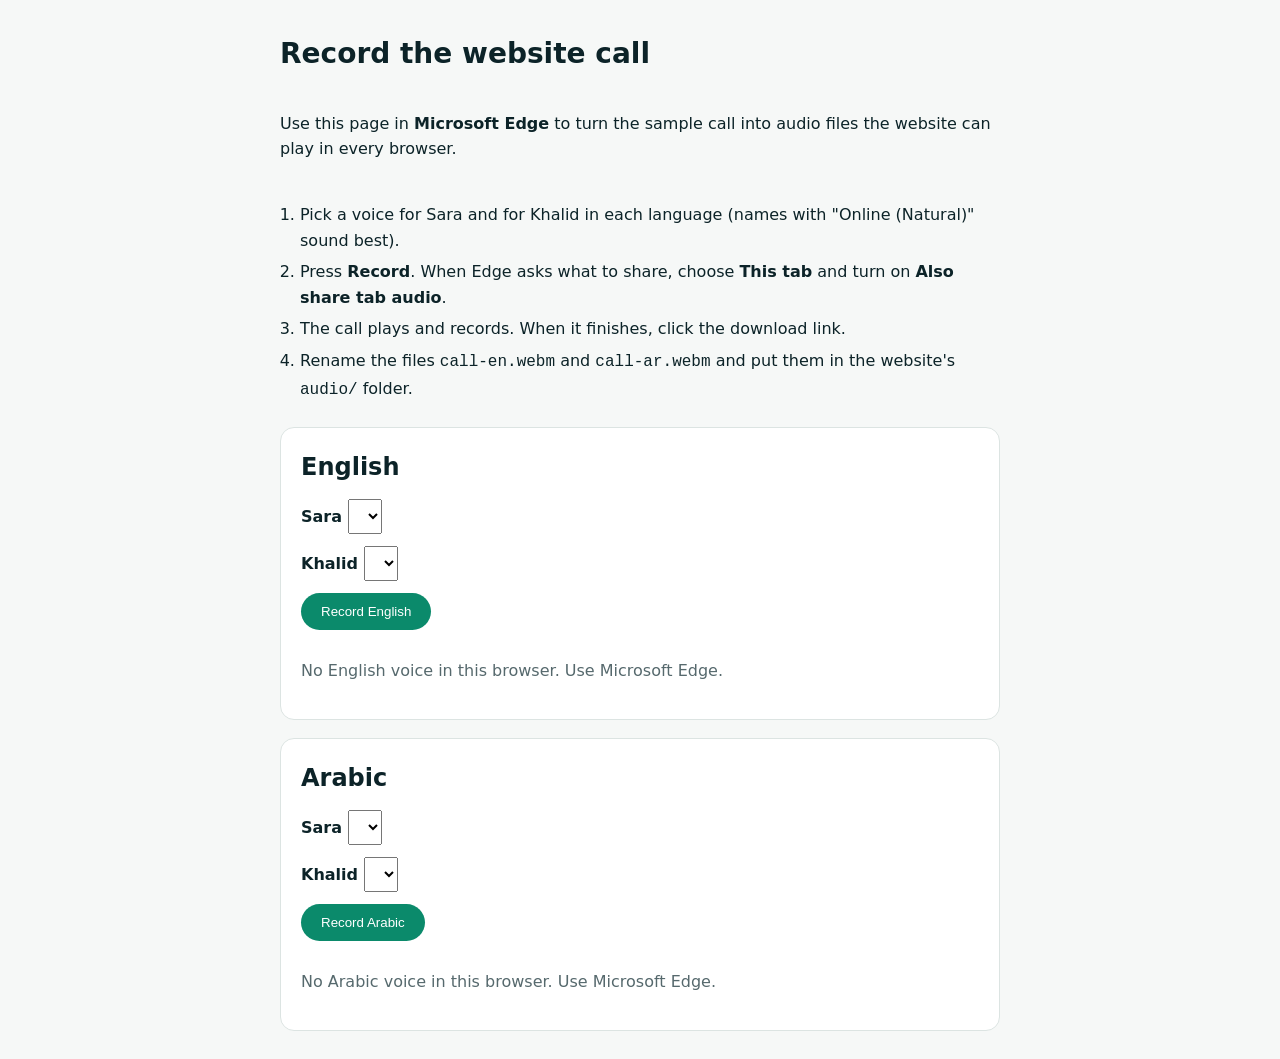
<file: recorder.html>
<!doctype html>
<html lang="en"><head><meta charset="utf-8"><meta name="viewport" content="width=device-width,initial-scale=1">
<title>InvoiceChaser call recorder</title>
<style>
body{font:16px/1.6 "Segoe UI",system-ui,sans-serif;background:#F6F8F7;color:#0C2328;margin:0;padding:32px 18px}
main{max-width:720px;margin:auto;display:flex;flex-direction:column;gap:18px}
h1{font-size:28px;margin:0} ol{margin:0;padding-left:20px} li{margin:6px 0}
.card{background:#fff;border:1px solid #DCE4E2;border-radius:14px;padding:20px;display:flex;flex-direction:column;gap:12px}
button{font:600 15px inherit;background:#0B8A6B;color:#fff;border:0;border-radius:999px;padding:11px 20px;cursor:pointer;align-self:flex-start}
button:disabled{opacity:.5;cursor:default} label{font-weight:600} select{font:inherit;padding:6px;max-width:100%}
.status{color:#56696D} a.dl{font-weight:600;color:#0B8A6B}
</style></head><body><main>
<h1>Record the website call</h1>
<p>Use this page in <b>Microsoft Edge</b> to turn the sample call into audio files the website can play in every browser.</p>
<ol>
<li>Pick a voice for Sara and for Khalid in each language (names with "Online (Natural)" sound best).</li>
<li>Press <b>Record</b>. When Edge asks what to share, choose <b>This tab</b> and turn on <b>Also share tab audio</b>.</li>
<li>The call plays and records. When it finishes, click the download link.</li>
<li>Rename the files <code>call-en.webm</code> and <code>call-ar.webm</code> and put them in the website's <code>audio/</code> folder.</li>
</ol>
<div class="card" id="en"><h2 style="margin:0">English</h2>
<label>Sara <select class="vb"></select></label><label>Khalid <select class="vc"></select></label>
<button class="rec">Record English</button><p class="status"></p></div>
<div class="card" id="ar"><h2 style="margin:0">Arabic</h2>
<label>Sara <select class="vb"></select></label><label>Khalid <select class="vc"></select></label>
<button class="rec">Record Arabic</button><p class="status"></p></div>
</main>
<script>
 const CALL={
  en:{dir:'ltr',lang:'en-US',audio:'audio/call-en.mp3',outcome:'Promised Thursday',lines:[
   ['bot','Hi Khalid! Sara here, from Al Noor Trading.'],
   ['bot','Just a quick reminder, invoice 2033 is now due. Is everything okay with it?'],
   ['cust','Oh yes, thanks! Noted. We\'ll send it by Thursday.'],
   ['bot','Perfect! I\'ll note Thursday and send the payment link on WhatsApp. Have a great day!'],
   ['cust','You too, bye!']]},
  ar:{dir:'rtl',lang:'ar-SA',audio:'audio/call-ar.mp3',outcome:'وعد بالدفع يوم الخميس',lines:[
   ['bot','مرحباً خالد! معك سارة من شركة النور للتجارة.'],
   ['bot','بس تذكير سريع، الفاتورة ٢٠٣٣ صارت مستحقة. كل شي تمام؟'],
   ['cust','أهلاً، شكراً! تمام، بنحوّلها يوم الخميس.'],
   ['bot','ممتاز! سجّلت الخميس، وبرسل لك رابط الدفع على الواتساب. يومك سعيد!'],
   ['cust','وأنت كمان، مع السلامة!']]}
 };
const RATE={bot:1.22,cust:1.28},PITCH={bot:1.04,cust:0.96};
function fill(){const vs=speechSynthesis.getVoices();for(const k of ['en','ar']){const base=k;const card=document.getElementById(k);
 const list=vs.filter(v=>v.lang.toLowerCase().startsWith(base)).sort((a,b)=>(/natural|online/i.test(b.name))-(/natural|online/i.test(a.name)));
 for(const [sel,pref] of [[card.querySelector('.vb'),/female|ava|aria|jenny|emma|zariyah|amany|salma|hoda/i],[card.querySelector('.vc'),/male|andrew|brian|guy|hamed|shakir|naayf/i]]){
  sel.innerHTML='';list.forEach((v,i)=>sel.add(new Option(v.name,i)));const j=list.findIndex(v=>pref.test(v.name)&&!(sel.classList.contains('vc')&&/female/i.test(v.name)));if(j>=0)sel.value=j;sel._list=list}
 card.querySelector('.status').textContent=list.length?'':'No '+(k==='ar'?'Arabic':'English')+' voice in this browser. Use Microsoft Edge.'}}
speechSynthesis.onvoiceschanged=fill;fill();
async function record(k){const card=document.getElementById(k),st=card.querySelector('.status'),btn=card.querySelector('.rec');
 const vb=card.querySelector('.vb'),vc=card.querySelector('.vc');const voice={bot:vb._list[vb.value],cust:vc._list[vc.value]};
 if(!voice.bot){st.textContent='Pick a voice first.';return}
 let stream;try{stream=await navigator.mediaDevices.getDisplayMedia({video:true,audio:true,preferCurrentTab:true})}catch(e){st.textContent='Sharing was cancelled.';return}
 const at=stream.getAudioTracks();if(!at.length){st.textContent='No tab audio was shared. Try again and turn on "Also share tab audio".';stream.getTracks().forEach(t=>t.stop());return}
 const mr=new MediaRecorder(new MediaStream(at),{mimeType:'audio/webm'});const chunks=[];mr.ondataavailable=e=>chunks.push(e.data);
 mr.onstop=()=>{stream.getTracks().forEach(t=>t.stop());const url=URL.createObjectURL(new Blob(chunks,{type:'audio/webm'}));
  st.innerHTML='Done. <a class="dl" href="'+url+'" download="call-'+k+'.webm">Download call-'+k+'.webm</a>';btn.disabled=false};
 btn.disabled=true;st.textContent='Recording…';mr.start();await new Promise(r=>setTimeout(r,500));
 const c=CALL[k];for(let i=0;i<c.lines.length;i++){const [who,t]=c.lines[i];await new Promise(r=>{const u=new SpeechSynthesisUtterance(t);u.voice=voice[who]||voice.bot;u.lang=c.lang;u.rate=RATE[who];u.pitch=PITCH[who];u.onend=r;u.onerror=r;speechSynthesis.speak(u)});
  const same=c.lines[i+1]&&c.lines[i+1][0]===who;await new Promise(r=>setTimeout(r,same?40:150))}
 await new Promise(r=>setTimeout(r,400));mr.stop()}
document.querySelectorAll('.rec').forEach(b=>b.addEventListener('click',()=>record(b.closest('.card').id)));
</script></body></html>
</file>
